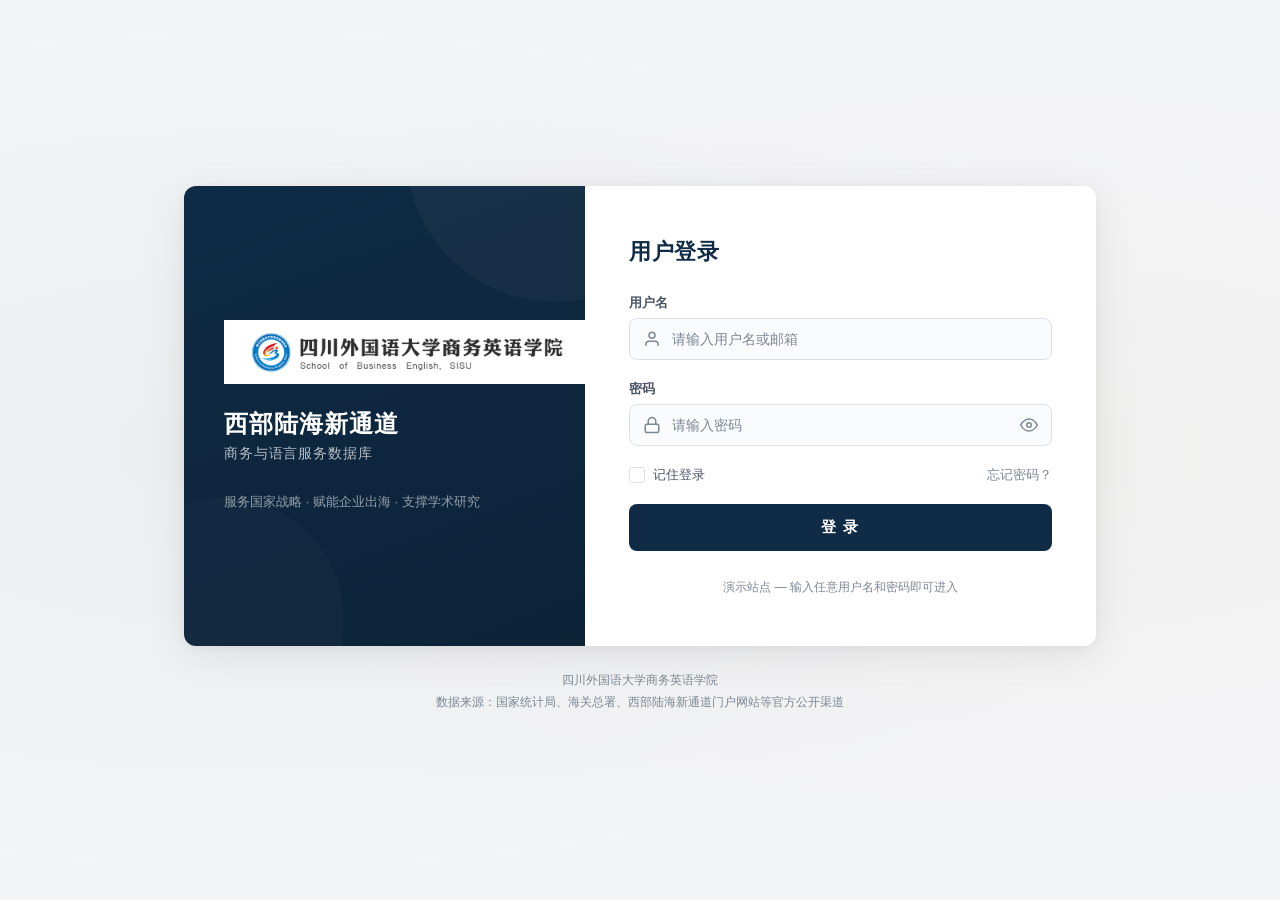
<file: login.html>
<!DOCTYPE html>
<html lang="zh-CN">
<head>
<meta charset="UTF-8">
<meta name="viewport" content="width=device-width, initial-scale=1.0">
<title>登录 - 西部陆海新通道商务与语言服务数据库</title>
<link rel="stylesheet" href="login.css">
</head>
<body>

<div class="login-wrapper">
  <div class="login-panel">
    <div class="login-left">
      <div class="login-brand">
        <img src="bannerSBS.jpg" alt="SBS" class="login-logo">
        <div class="login-title-group">
          <h1>西部陆海新通道</h1>
          <span>商务与语言服务数据库</span>
        </div>
      </div>
      <p class="login-slogan">服务国家战略  ·  赋能企业出海  ·  支撑学术研究</p>
    </div>

    <div class="login-right">
      <h2>用户登录</h2>
      <form id="loginForm" class="login-form">
        <div class="form-field">
          <label for="username">用户名</label>
          <div class="input-wrap">
            <svg class="input-icon" viewBox="0 0 24 24" fill="none" stroke="currentColor" stroke-width="2"><path d="M20 21v-2a4 4 0 0 0-4-4H8a4 4 0 0 0-4 4v2"/><circle cx="12" cy="7" r="4"/></svg>
            <input type="text" id="username" placeholder="请输入用户名或邮箱" autocomplete="username" required>
          </div>
        </div>
        <div class="form-field">
          <label for="password">密码</label>
          <div class="input-wrap">
            <svg class="input-icon" viewBox="0 0 24 24" fill="none" stroke="currentColor" stroke-width="2"><rect x="3" y="11" width="18" height="11" rx="2"/><path d="M7 11V7a5 5 0 0 1 10 0v4"/></svg>
            <input type="password" id="password" placeholder="请输入密码" autocomplete="current-password" required>
            <button type="button" class="toggle-pw" id="togglePw" aria-label="切换密码可见性">
              <svg class="eye-open" viewBox="0 0 24 24" fill="none" stroke="currentColor" stroke-width="2"><path d="M1 12s4-8 11-8 11 8 11 8-4 8-11 8-11-8-11-8z"/><circle cx="12" cy="12" r="3"/></svg>
              <svg class="eye-closed" viewBox="0 0 24 24" fill="none" stroke="currentColor" stroke-width="2" style="display:none"><path d="M17.94 17.94A10 10 0 0 1 12 20c-7 0-11-8-11-8a19 19 0 0 1 5.06-5.94M9.9 4.24A10 10 0 0 1 12 4c7 0 11 8 11 8a19 19 0 0 1-2.2 3.2M1 1l22 22"/></svg>
            </button>
          </div>
        </div>
        <div class="form-options">
          <label class="checkbox-label">
            <input type="checkbox" id="remember">
            <span class="checkmark"></span>
            记住登录
          </label>
          <a href="#" class="forgot-link">忘记密码？</a>
        </div>
        <button type="submit" class="login-btn">登 录</button>
        <p class="login-hint">演示站点 — 输入任意用户名和密码即可进入</p>
      </form>
    </div>
  </div>

  <footer class="login-footer">
    <p>四川外国语大学商务英语学院</p>
    <p>数据来源：国家统计局、海关总署、西部陆海新通道门户网站等官方公开渠道</p>
  </footer>
</div>

<script>
(function() {
  var togglePw = document.getElementById('togglePw');
  var pwInput = document.getElementById('password');
  var eyeOpen = togglePw.querySelector('.eye-open');
  var eyeClosed = togglePw.querySelector('.eye-closed');

  togglePw.addEventListener('click', function() {
    var isOpen = pwInput.type === 'password';
    pwInput.type = isOpen ? 'text' : 'password';
    eyeOpen.style.display = isOpen ? 'none' : '';
    eyeClosed.style.display = isOpen ? '' : 'none';
  });

  document.getElementById('loginForm').addEventListener('submit', function(e) {
    e.preventDefault();
    var username = document.getElementById('username').value.trim();
    var password = document.getElementById('password').value.trim();
    if (!username || !password) {
      alert('请输入用户名和密码');
      return;
    }
    var btn = document.querySelector('.login-btn');
    btn.textContent = '登录中...';
    btn.disabled = true;
    setTimeout(function() {
      window.location.href = localStorage.setItem('nltc_auth', '1'); var params = new URLSearchParams(window.location.search); var redirect = params.get('redirect'); window.location.href = 'index.html' + (redirect ? '#' + redirect : '');
    }, 600);
  });
})();
</script>
</body>
</html>
</file>
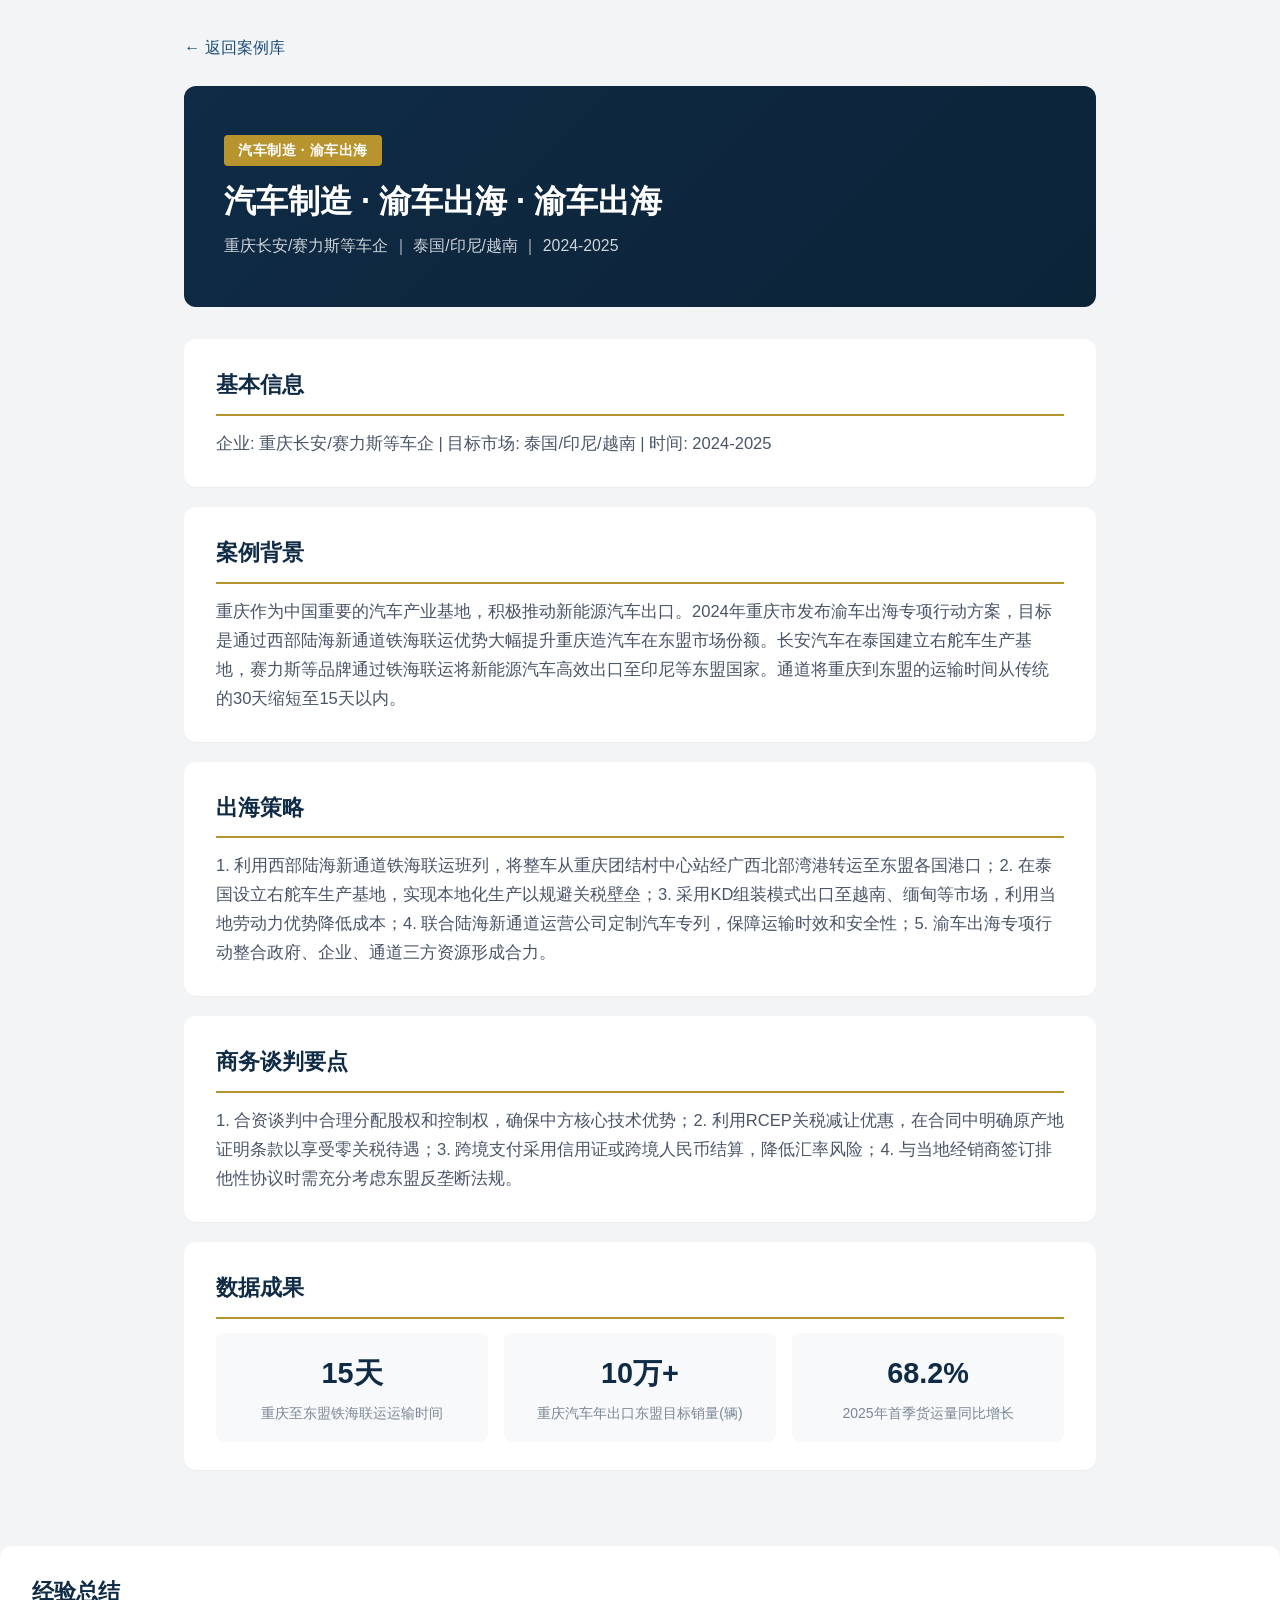
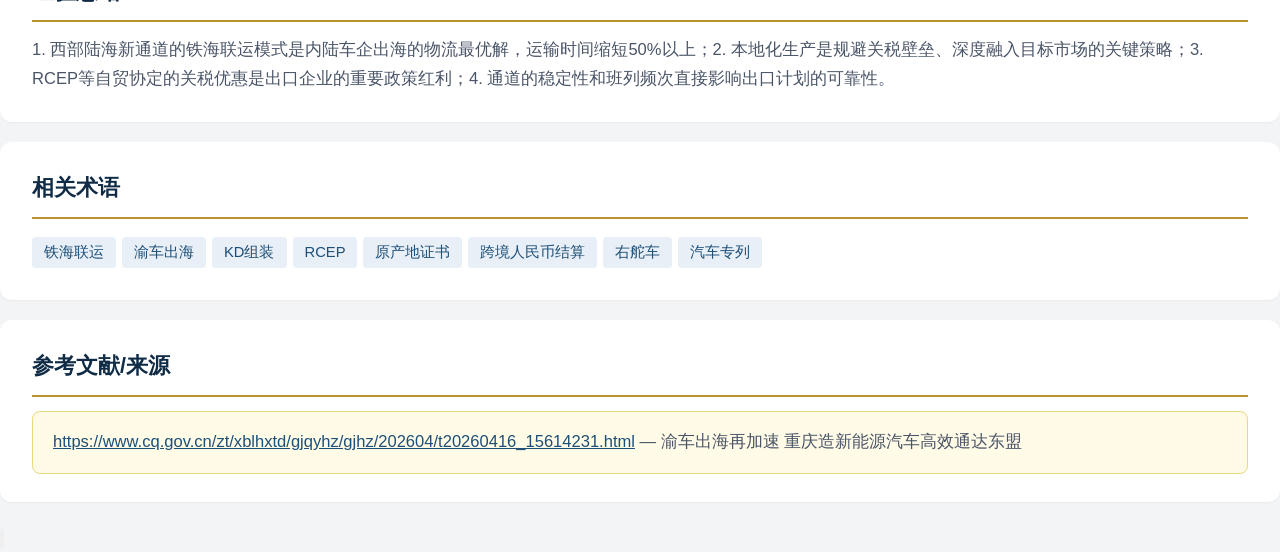
<file: cases/case-01-yuche-chuhai.html>
<!DOCTYPE html><html lang="zh-CN"><head><meta charset="UTF-8"><meta name="viewport" content="width=device-width,initial-scale=1.0"><title>汽车制造 · 渝车出海 · 渝车出海 — 西部陆海新通道商务案例库</title><link rel="stylesheet" href="case-style.css"></head><body><div class="case-wrapper"><a href="../index.html" class="back-link" onclick="localStorage.setItem('nltc_goto','business');return true">← 返回案例库</a><div class="case-header"><div class="case-tag">汽车制造 · 渝车出海</div><h1>汽车制造 · 渝车出海 · 渝车出海</h1><div class="case-meta">重庆长安/赛力斯等车企 ｜ 泰国/印尼/越南 ｜ 2024-2025</div></div><div class="section"><h2>基本信息</h2><p>企业: 重庆长安/赛力斯等车企 | 目标市场: 泰国/印尼/越南 | 时间: 2024-2025</p></div><div class="section"><h2>案例背景</h2><p>重庆作为中国重要的汽车产业基地，积极推动新能源汽车出口。2024年重庆市发布渝车出海专项行动方案，目标是通过西部陆海新通道铁海联运优势大幅提升重庆造汽车在东盟市场份额。长安汽车在泰国建立右舵车生产基地，赛力斯等品牌通过铁海联运将新能源汽车高效出口至印尼等东盟国家。通道将重庆到东盟的运输时间从传统的30天缩短至15天以内。</p></div><div class="section"><h2>出海策略</h2><p>1. 利用西部陆海新通道铁海联运班列，将整车从重庆团结村中心站经广西北部湾港转运至东盟各国港口；2. 在泰国设立右舵车生产基地，实现本地化生产以规避关税壁垒；3. 采用KD组装模式出口至越南、缅甸等市场，利用当地劳动力优势降低成本；4. 联合陆海新通道运营公司定制汽车专列，保障运输时效和安全性；5. 渝车出海专项行动整合政府、企业、通道三方资源形成合力。</p></div><div class="section"><h2>商务谈判要点</h2><p>1. 合资谈判中合理分配股权和控制权，确保中方核心技术优势；2. 利用RCEP关税减让优惠，在合同中明确原产地证明条款以享受零关税待遇；3. 跨境支付采用信用证或跨境人民币结算，降低汇率风险；4. 与当地经销商签订排他性协议时需充分考虑东盟反垄断法规。</p></div><div class="section"><h2>数据成果</h2><div class="data-grid"><div class="data-item"><div class="num">15天</div><div class="label">重庆至东盟铁海联运运输时间</div></div>
<div class="data-item"><div class="num">10万+</div><div class="label">重庆汽车年出口东盟目标销量(辆)</div></div>
<div class="data-item"><div class="num">68.2%</div><div class="label">2025年首季货运量同比增长</div></div></div>
</div></div><div class="section"><h2>经验总结</h2><p>1. 西部陆海新通道的铁海联运模式是内陆车企出海的物流最优解，运输时间缩短50%以上；2. 本地化生产是规避关税壁垒、深度融入目标市场的关键策略；3. RCEP等自贸协定的关税优惠是出口企业的重要政策红利；4. 通道的稳定性和班列频次直接影响出口计划的可靠性。</p></div><div class="section"><h2>相关术语</h2><div><a href="#" class="term-link">铁海联运</a><a href="#" class="term-link">渝车出海</a><a href="#" class="term-link">KD组装</a><a href="#" class="term-link">RCEP</a><a href="#" class="term-link">原产地证书</a><a href="#" class="term-link">跨境人民币结算</a><a href="#" class="term-link">右舵车</a><a href="#" class="term-link">汽车专列</a></div></div><div class="section"><h2>参考文献/来源</h2><div class="source-box"><p><a href="https://www.cq.gov.cn/zt/xblhxtd/gjqyhz/gjhz/202604/t20260416_15614231.html" target="_blank">https://www.cq.gov.cn/zt/xblhxtd/gjqyhz/gjhz/202604/t20260416_15614231.html</a> — 渝车出海再加速 重庆造新能源汽车高效通达东盟</p></div></div></div>
<div class="scroll-progress" id="scrollProgress"></div>
<script>
(function() {
  var bar = document.getElementById('scrollProgress');
  function update() {
    var scrollTop = window.pageYOffset || document.documentElement.scrollTop;
    var docHeight = document.documentElement.scrollHeight - document.documentElement.clientHeight;
    bar.style.width = (docHeight > 0 ? (scrollTop / docHeight) * 100 : 0) + '%';
  }
  window.addEventListener('scroll', update, { passive: true });

  var btn = document.createElement('button');
  btn.className = 'back-to-top';
  btn.setAttribute('aria-label', '\u8fd4\u56de\u9876\u90e8');
  btn.innerHTML = '<svg viewBox="0 0 24 24"><polyline points="18 15 12 9 6 15"/></svg>';
  document.body.appendChild(btn);
  btn.addEventListener('click', function() { window.scrollTo({ top: 0, behavior: 'smooth' }); });
  function toggleBtn() {
    btn.classList.toggle('visible', window.pageYOffset > 400);
  }
  window.addEventListener('scroll', toggleBtn, { passive: true });

  var observer = new IntersectionObserver(function(entries) {
    entries.forEach(function(entry) {
      if (entry.isIntersecting) {
        entry.target.classList.add('visible');
        observer.unobserve(entry.target);
      }
    });
  }, { threshold: 0.1, rootMargin: '0px 0px -40px 0px' });
  document.querySelectorAll('.section').forEach(function(el) { observer.observe(el); });

})();
</script>

</body></html>
</file>
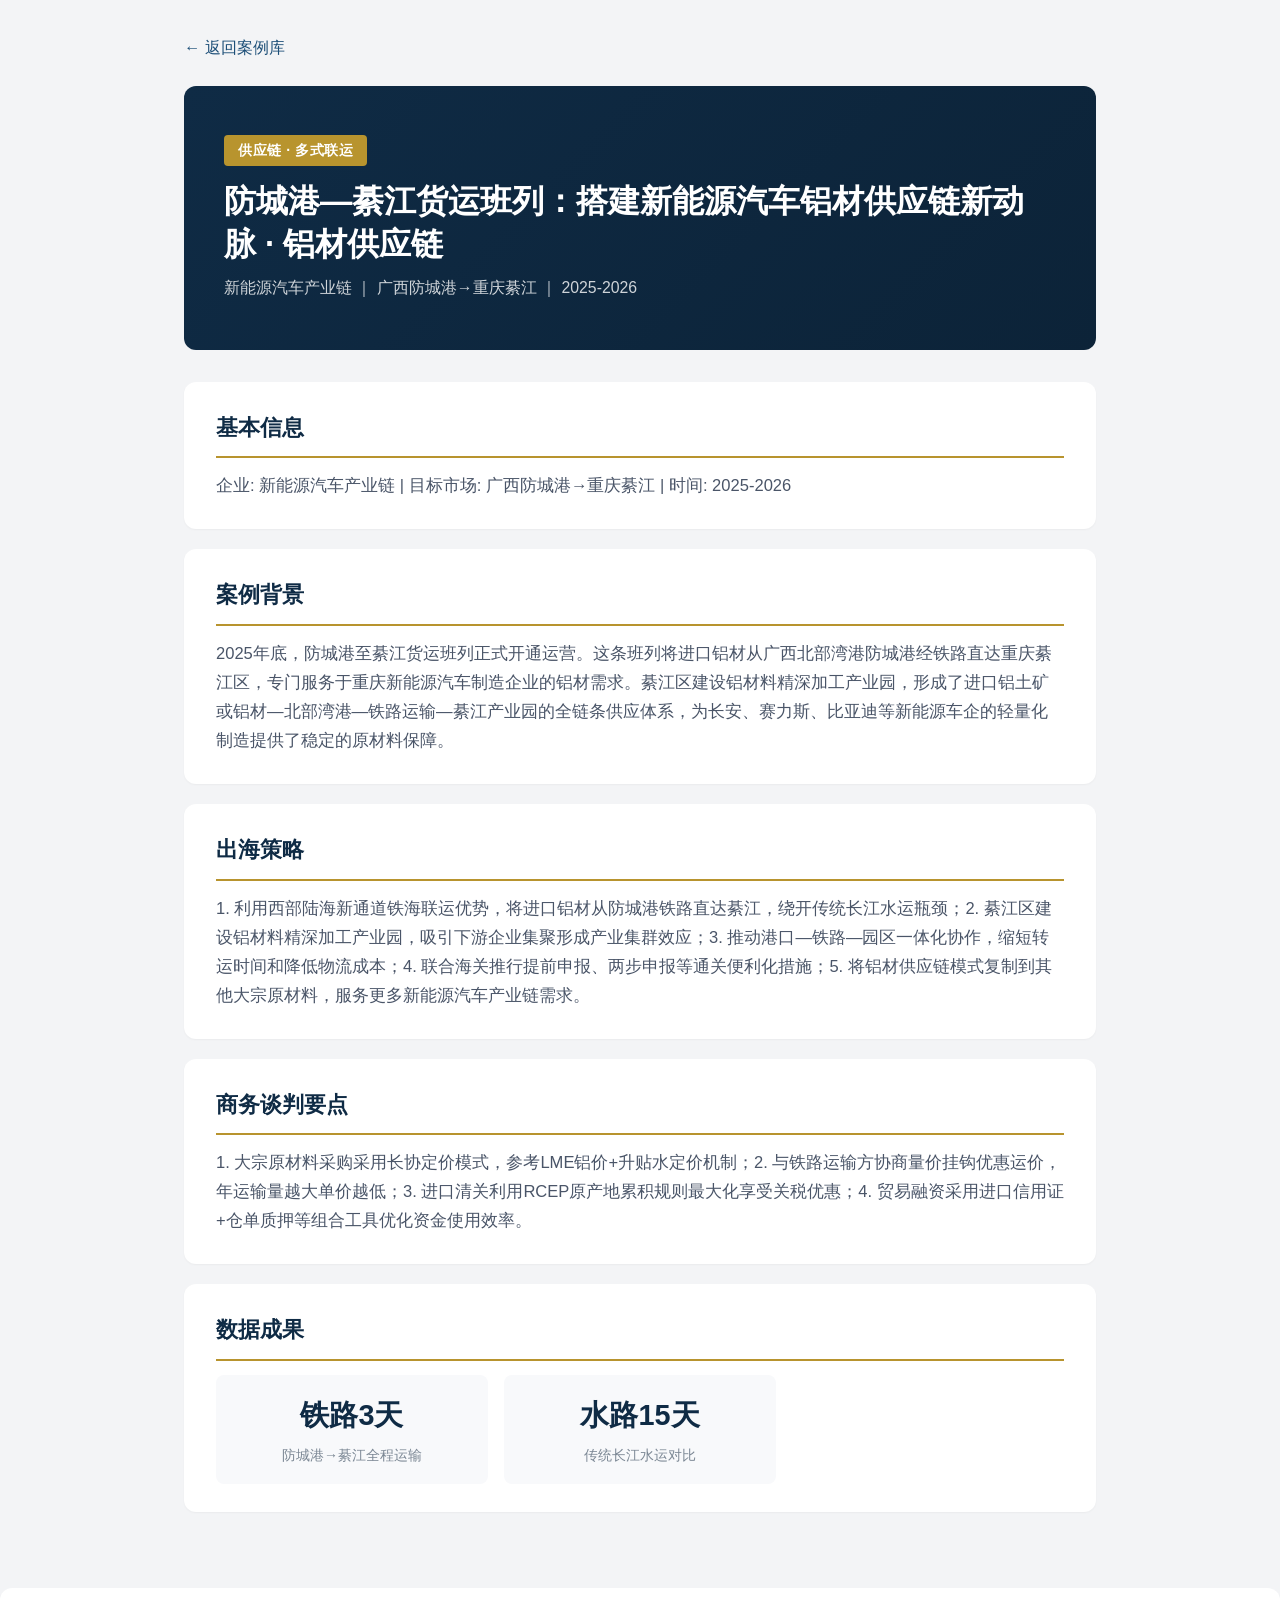
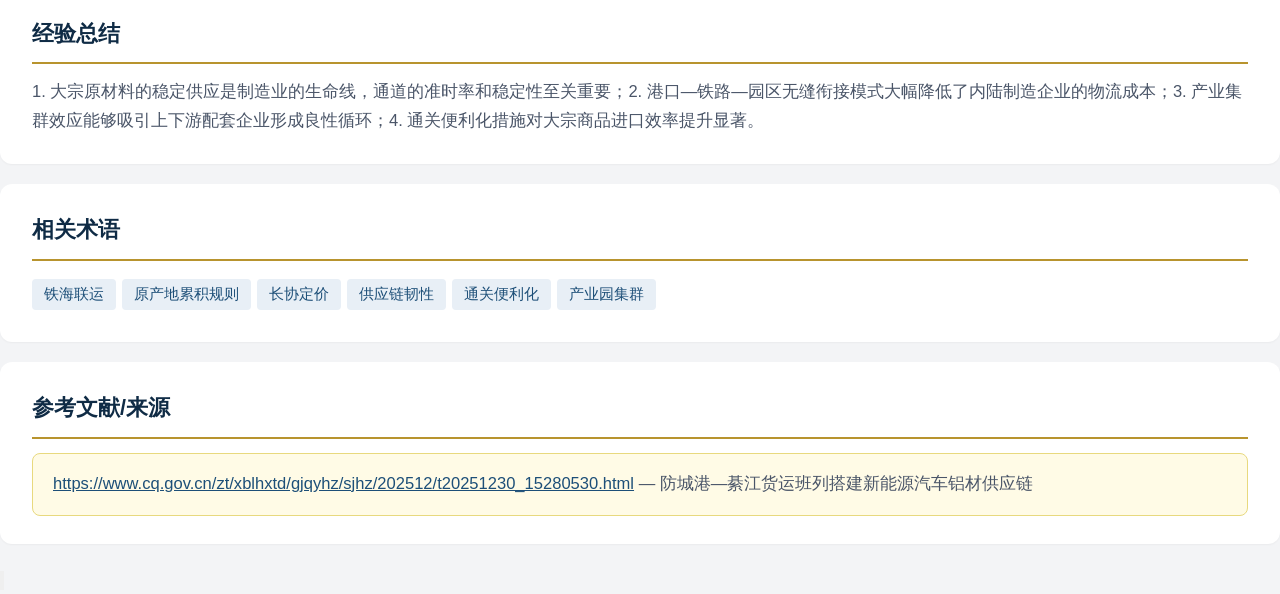
<file: cases/case-02-aluminum-supply.html>
<!DOCTYPE html><html lang="zh-CN"><head><meta charset="UTF-8"><meta name="viewport" content="width=device-width,initial-scale=1.0"><title>防城港—綦江货运班列：搭建新能源汽车铝材供应链新动脉 · 铝材供应链 — 西部陆海新通道商务案例库</title><link rel="stylesheet" href="case-style.css"></head><body><div class="case-wrapper"><a href="../index.html" class="back-link" onclick="localStorage.setItem('nltc_goto','business');return true">← 返回案例库</a><div class="case-header"><div class="case-tag">供应链 · 多式联运</div><h1>防城港—綦江货运班列：搭建新能源汽车铝材供应链新动脉 · 铝材供应链</h1><div class="case-meta">新能源汽车产业链 ｜ 广西防城港→重庆綦江 ｜ 2025-2026</div></div><div class="section"><h2>基本信息</h2><p>企业: 新能源汽车产业链 | 目标市场: 广西防城港→重庆綦江 | 时间: 2025-2026</p></div><div class="section"><h2>案例背景</h2><p>2025年底，防城港至綦江货运班列正式开通运营。这条班列将进口铝材从广西北部湾港防城港经铁路直达重庆綦江区，专门服务于重庆新能源汽车制造企业的铝材需求。綦江区建设铝材料精深加工产业园，形成了进口铝土矿或铝材—北部湾港—铁路运输—綦江产业园的全链条供应体系，为长安、赛力斯、比亚迪等新能源车企的轻量化制造提供了稳定的原材料保障。</p></div><div class="section"><h2>出海策略</h2><p>1. 利用西部陆海新通道铁海联运优势，将进口铝材从防城港铁路直达綦江，绕开传统长江水运瓶颈；2. 綦江区建设铝材料精深加工产业园，吸引下游企业集聚形成产业集群效应；3. 推动港口—铁路—园区一体化协作，缩短转运时间和降低物流成本；4. 联合海关推行提前申报、两步申报等通关便利化措施；5. 将铝材供应链模式复制到其他大宗原材料，服务更多新能源汽车产业链需求。</p></div><div class="section"><h2>商务谈判要点</h2><p>1. 大宗原材料采购采用长协定价模式，参考LME铝价+升贴水定价机制；2. 与铁路运输方协商量价挂钩优惠运价，年运输量越大单价越低；3. 进口清关利用RCEP原产地累积规则最大化享受关税优惠；4. 贸易融资采用进口信用证+仓单质押等组合工具优化资金使用效率。</p></div><div class="section"><h2>数据成果</h2><div class="data-grid"><div class="data-item"><div class="num">铁路3天</div><div class="label">防城港→綦江全程运输</div></div>
<div class="data-item"><div class="num">水路15天</div><div class="label">传统长江水运对比</div></div></div>
</div></div><div class="section"><h2>经验总结</h2><p>1. 大宗原材料的稳定供应是制造业的生命线，通道的准时率和稳定性至关重要；2. 港口—铁路—园区无缝衔接模式大幅降低了内陆制造企业的物流成本；3. 产业集群效应能够吸引上下游配套企业形成良性循环；4. 通关便利化措施对大宗商品进口效率提升显著。</p></div><div class="section"><h2>相关术语</h2><div><a href="#" class="term-link">铁海联运</a><a href="#" class="term-link">原产地累积规则</a><a href="#" class="term-link">长协定价</a><a href="#" class="term-link">供应链韧性</a><a href="#" class="term-link">通关便利化</a><a href="#" class="term-link">产业园集群</a></div></div><div class="section"><h2>参考文献/来源</h2><div class="source-box"><p><a href="https://www.cq.gov.cn/zt/xblhxtd/gjqyhz/sjhz/202512/t20251230_15280530.html" target="_blank">https://www.cq.gov.cn/zt/xblhxtd/gjqyhz/sjhz/202512/t20251230_15280530.html</a> — 防城港—綦江货运班列搭建新能源汽车铝材供应链</p></div></div></div>
<div class="scroll-progress" id="scrollProgress"></div>
<script>
(function() {
  var bar = document.getElementById('scrollProgress');
  function update() {
    var scrollTop = window.pageYOffset || document.documentElement.scrollTop;
    var docHeight = document.documentElement.scrollHeight - document.documentElement.clientHeight;
    bar.style.width = (docHeight > 0 ? (scrollTop / docHeight) * 100 : 0) + '%';
  }
  window.addEventListener('scroll', update, { passive: true });

  var btn = document.createElement('button');
  btn.className = 'back-to-top';
  btn.setAttribute('aria-label', '\u8fd4\u56de\u9876\u90e8');
  btn.innerHTML = '<svg viewBox="0 0 24 24"><polyline points="18 15 12 9 6 15"/></svg>';
  document.body.appendChild(btn);
  btn.addEventListener('click', function() { window.scrollTo({ top: 0, behavior: 'smooth' }); });
  function toggleBtn() {
    btn.classList.toggle('visible', window.pageYOffset > 400);
  }
  window.addEventListener('scroll', toggleBtn, { passive: true });

  var observer = new IntersectionObserver(function(entries) {
    entries.forEach(function(entry) {
      if (entry.isIntersecting) {
        entry.target.classList.add('visible');
        observer.unobserve(entry.target);
      }
    });
  }, { threshold: 0.1, rootMargin: '0px 0px -40px 0px' });
  document.querySelectorAll('.section').forEach(function(el) { observer.observe(el); });

})();
</script>

</body></html>
</file>
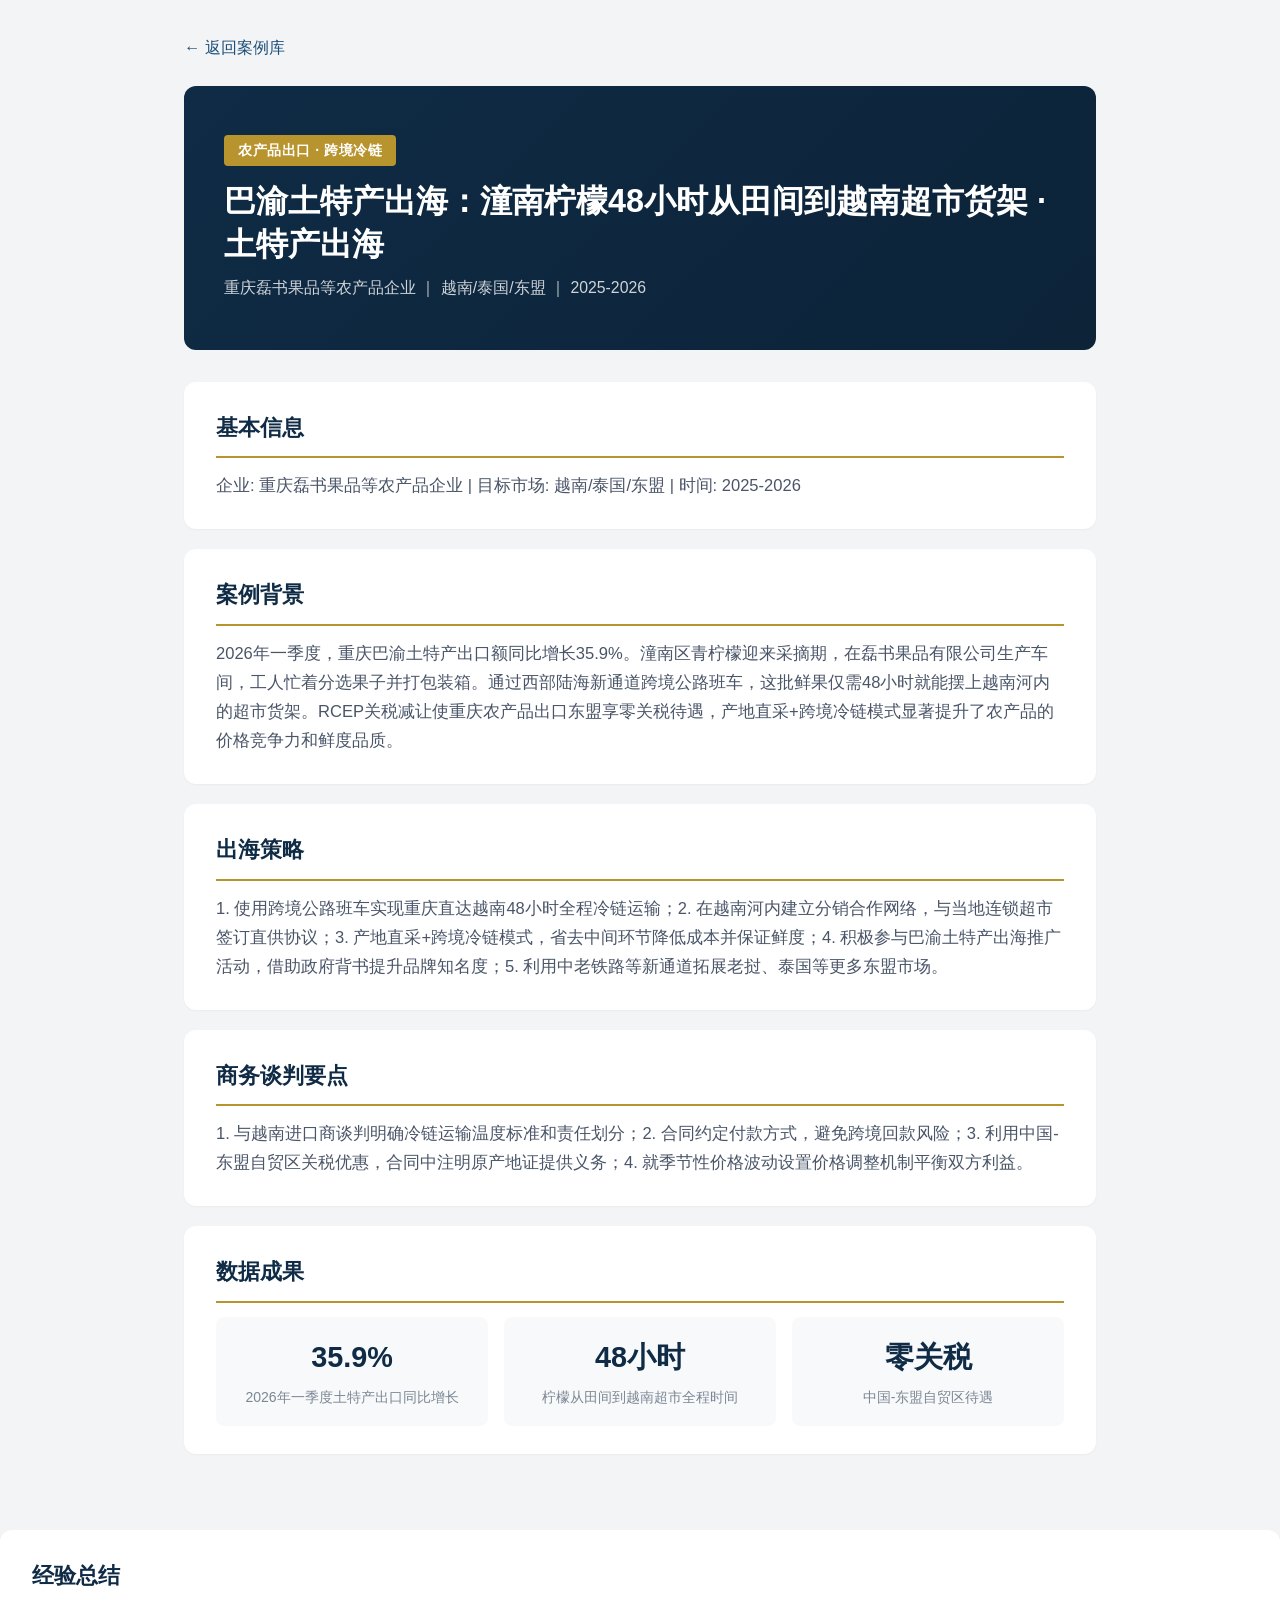
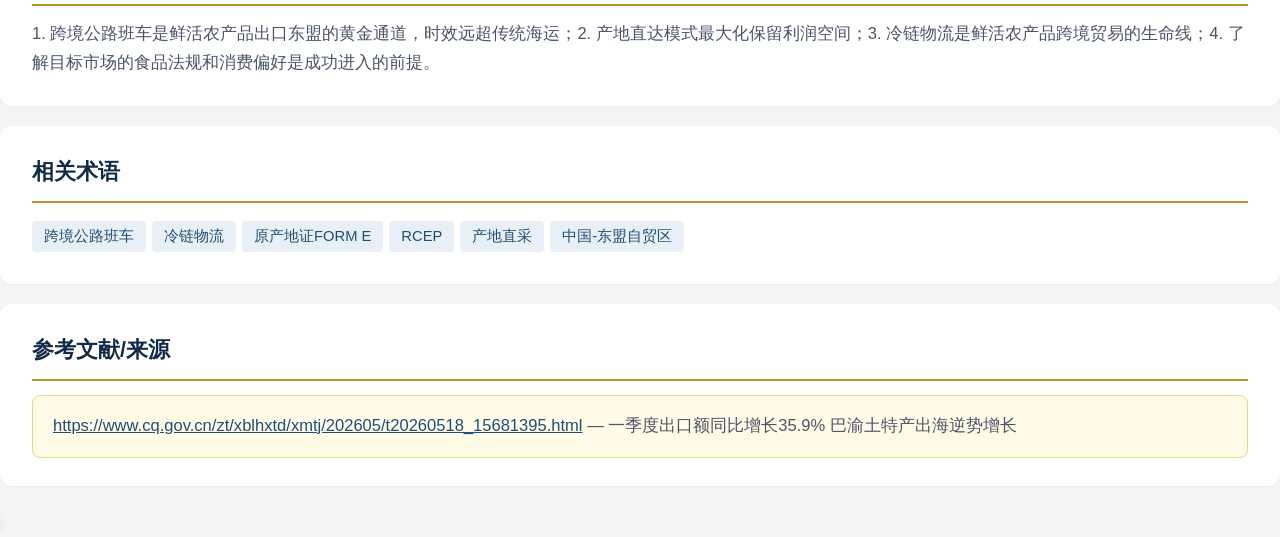
<file: cases/case-03-agri-export.html>
<!DOCTYPE html><html lang="zh-CN"><head><meta charset="UTF-8"><meta name="viewport" content="width=device-width,initial-scale=1.0"><title>巴渝土特产出海：潼南柠檬48小时从田间到越南超市货架 · 土特产出海 — 西部陆海新通道商务案例库</title><link rel="stylesheet" href="case-style.css"></head><body><div class="case-wrapper"><a href="../index.html" class="back-link" onclick="localStorage.setItem('nltc_goto','business');return true">← 返回案例库</a><div class="case-header"><div class="case-tag">农产品出口 · 跨境冷链</div><h1>巴渝土特产出海：潼南柠檬48小时从田间到越南超市货架 · 土特产出海</h1><div class="case-meta">重庆磊书果品等农产品企业 ｜ 越南/泰国/东盟 ｜ 2025-2026</div></div><div class="section"><h2>基本信息</h2><p>企业: 重庆磊书果品等农产品企业 | 目标市场: 越南/泰国/东盟 | 时间: 2025-2026</p></div><div class="section"><h2>案例背景</h2><p>2026年一季度，重庆巴渝土特产出口额同比增长35.9%。潼南区青柠檬迎来采摘期，在磊书果品有限公司生产车间，工人忙着分选果子并打包装箱。通过西部陆海新通道跨境公路班车，这批鲜果仅需48小时就能摆上越南河内的超市货架。RCEP关税减让使重庆农产品出口东盟享零关税待遇，产地直采+跨境冷链模式显著提升了农产品的价格竞争力和鲜度品质。</p></div><div class="section"><h2>出海策略</h2><p>1. 使用跨境公路班车实现重庆直达越南48小时全程冷链运输；2. 在越南河内建立分销合作网络，与当地连锁超市签订直供协议；3. 产地直采+跨境冷链模式，省去中间环节降低成本并保证鲜度；4. 积极参与巴渝土特产出海推广活动，借助政府背书提升品牌知名度；5. 利用中老铁路等新通道拓展老挝、泰国等更多东盟市场。</p></div><div class="section"><h2>商务谈判要点</h2><p>1. 与越南进口商谈判明确冷链运输温度标准和责任划分；2. 合同约定付款方式，避免跨境回款风险；3. 利用中国-东盟自贸区关税优惠，合同中注明原产地证提供义务；4. 就季节性价格波动设置价格调整机制平衡双方利益。</p></div><div class="section"><h2>数据成果</h2><div class="data-grid"><div class="data-item"><div class="num">35.9%</div><div class="label">2026年一季度土特产出口同比增长</div></div>
<div class="data-item"><div class="num">48小时</div><div class="label">柠檬从田间到越南超市全程时间</div></div>
<div class="data-item"><div class="num">零关税</div><div class="label">中国-东盟自贸区待遇</div></div></div>
</div></div><div class="section"><h2>经验总结</h2><p>1. 跨境公路班车是鲜活农产品出口东盟的黄金通道，时效远超传统海运；2. 产地直达模式最大化保留利润空间；3. 冷链物流是鲜活农产品跨境贸易的生命线；4. 了解目标市场的食品法规和消费偏好是成功进入的前提。</p></div><div class="section"><h2>相关术语</h2><div><a href="#" class="term-link">跨境公路班车</a><a href="#" class="term-link">冷链物流</a><a href="#" class="term-link">原产地证FORM E</a><a href="#" class="term-link">RCEP</a><a href="#" class="term-link">产地直采</a><a href="#" class="term-link">中国-东盟自贸区</a></div></div><div class="section"><h2>参考文献/来源</h2><div class="source-box"><p><a href="https://www.cq.gov.cn/zt/xblhxtd/xmtj/202605/t20260518_15681395.html" target="_blank">https://www.cq.gov.cn/zt/xblhxtd/xmtj/202605/t20260518_15681395.html</a> — 一季度出口额同比增长35.9% 巴渝土特产出海逆势增长</p></div></div></div>
<div class="scroll-progress" id="scrollProgress"></div>
<script>
(function() {
  var bar = document.getElementById('scrollProgress');
  function update() {
    var scrollTop = window.pageYOffset || document.documentElement.scrollTop;
    var docHeight = document.documentElement.scrollHeight - document.documentElement.clientHeight;
    bar.style.width = (docHeight > 0 ? (scrollTop / docHeight) * 100 : 0) + '%';
  }
  window.addEventListener('scroll', update, { passive: true });

  var btn = document.createElement('button');
  btn.className = 'back-to-top';
  btn.setAttribute('aria-label', '\u8fd4\u56de\u9876\u90e8');
  btn.innerHTML = '<svg viewBox="0 0 24 24"><polyline points="18 15 12 9 6 15"/></svg>';
  document.body.appendChild(btn);
  btn.addEventListener('click', function() { window.scrollTo({ top: 0, behavior: 'smooth' }); });
  function toggleBtn() {
    btn.classList.toggle('visible', window.pageYOffset > 400);
  }
  window.addEventListener('scroll', toggleBtn, { passive: true });

  var observer = new IntersectionObserver(function(entries) {
    entries.forEach(function(entry) {
      if (entry.isIntersecting) {
        entry.target.classList.add('visible');
        observer.unobserve(entry.target);
      }
    });
  }, { threshold: 0.1, rootMargin: '0px 0px -40px 0px' });
  document.querySelectorAll('.section').forEach(function(el) { observer.observe(el); });

})();
</script>

</body></html>
</file>
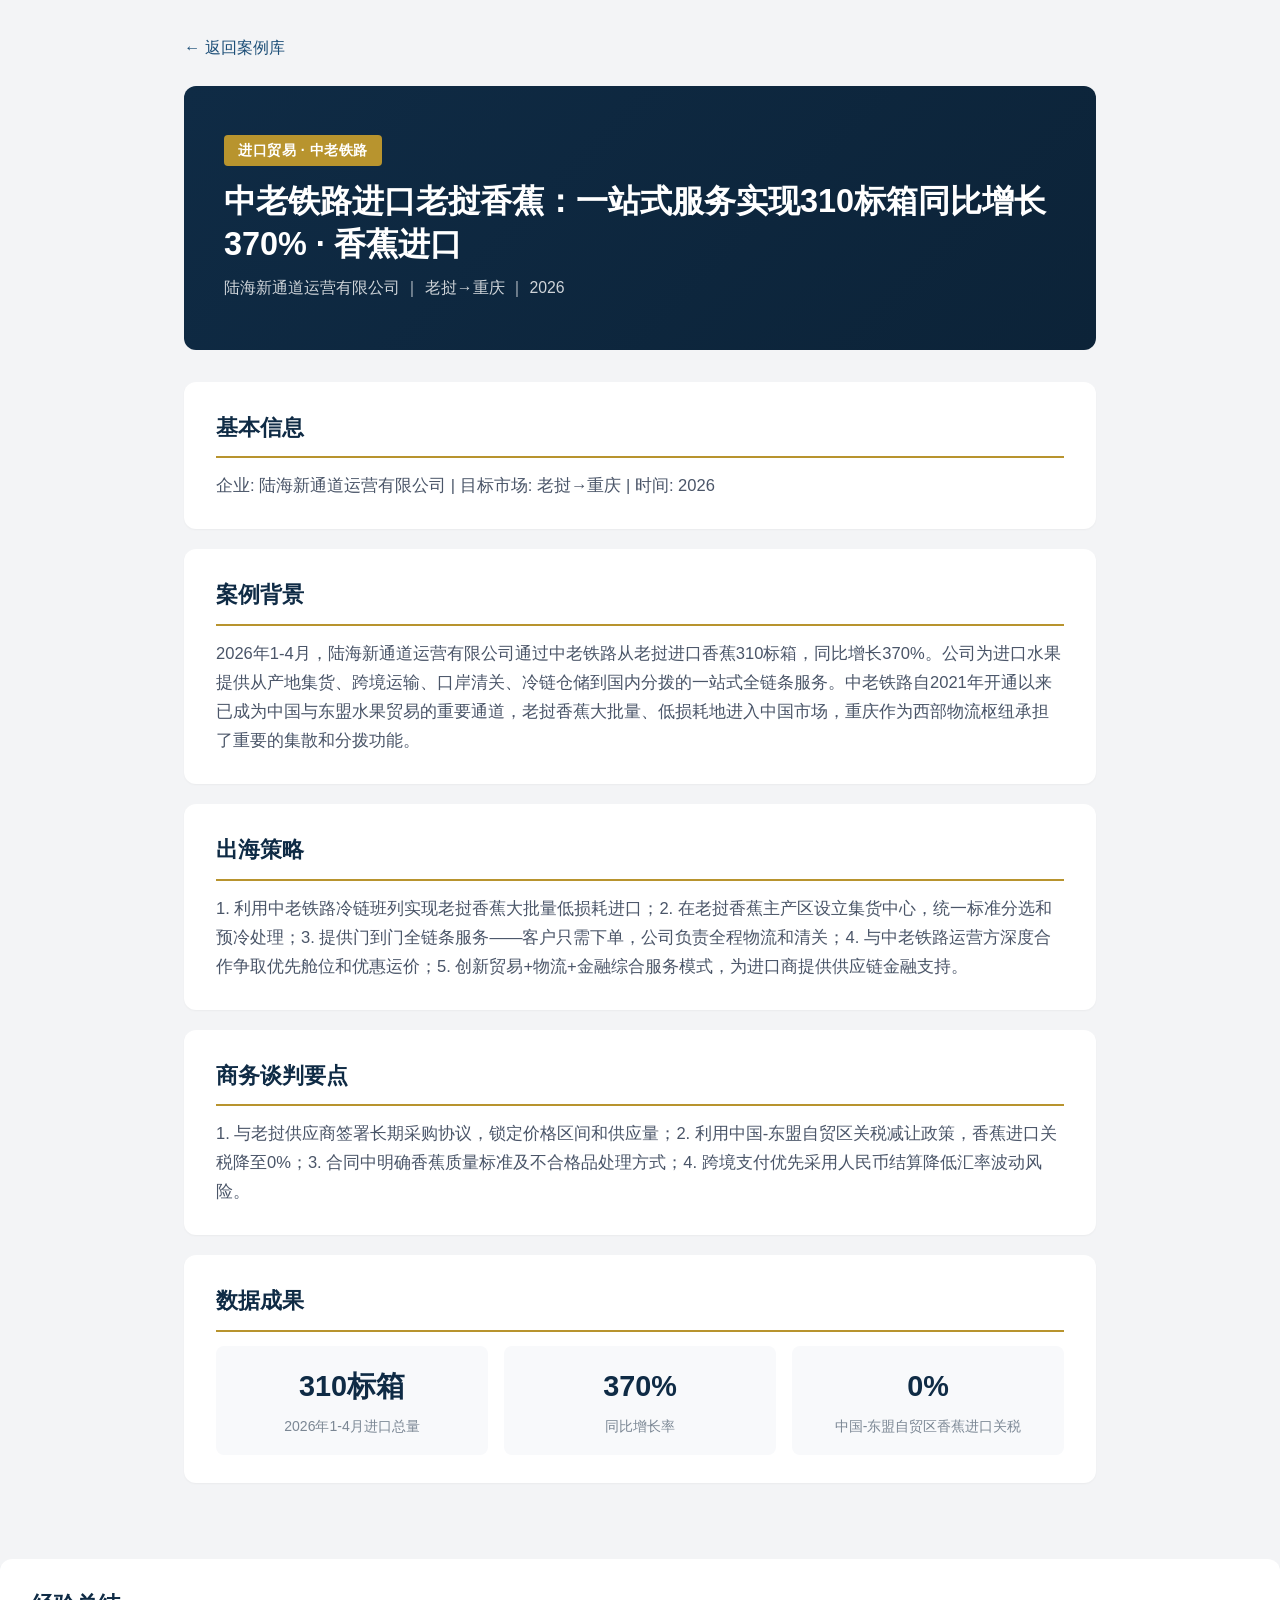
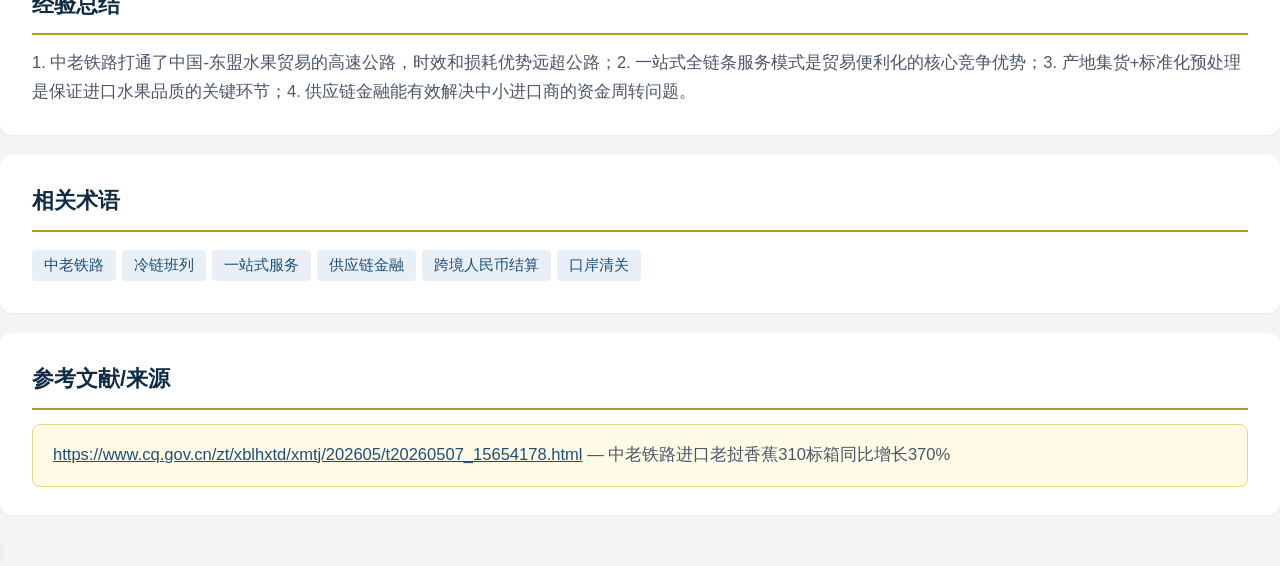
<file: cases/case-04-banana-import.html>
<!DOCTYPE html><html lang="zh-CN"><head><meta charset="UTF-8"><meta name="viewport" content="width=device-width,initial-scale=1.0"><title>中老铁路进口老挝香蕉：一站式服务实现310标箱同比增长370% · 香蕉进口 — 西部陆海新通道商务案例库</title><link rel="stylesheet" href="case-style.css"></head><body><div class="case-wrapper"><a href="../index.html" class="back-link" onclick="localStorage.setItem('nltc_goto','business');return true">← 返回案例库</a><div class="case-header"><div class="case-tag">进口贸易 · 中老铁路</div><h1>中老铁路进口老挝香蕉：一站式服务实现310标箱同比增长370% · 香蕉进口</h1><div class="case-meta">陆海新通道运营有限公司 ｜ 老挝→重庆 ｜ 2026</div></div><div class="section"><h2>基本信息</h2><p>企业: 陆海新通道运营有限公司 | 目标市场: 老挝→重庆 | 时间: 2026</p></div><div class="section"><h2>案例背景</h2><p>2026年1-4月，陆海新通道运营有限公司通过中老铁路从老挝进口香蕉310标箱，同比增长370%。公司为进口水果提供从产地集货、跨境运输、口岸清关、冷链仓储到国内分拨的一站式全链条服务。中老铁路自2021年开通以来已成为中国与东盟水果贸易的重要通道，老挝香蕉大批量、低损耗地进入中国市场，重庆作为西部物流枢纽承担了重要的集散和分拨功能。</p></div><div class="section"><h2>出海策略</h2><p>1. 利用中老铁路冷链班列实现老挝香蕉大批量低损耗进口；2. 在老挝香蕉主产区设立集货中心，统一标准分选和预冷处理；3. 提供门到门全链条服务——客户只需下单，公司负责全程物流和清关；4. 与中老铁路运营方深度合作争取优先舱位和优惠运价；5. 创新贸易+物流+金融综合服务模式，为进口商提供供应链金融支持。</p></div><div class="section"><h2>商务谈判要点</h2><p>1. 与老挝供应商签署长期采购协议，锁定价格区间和供应量；2. 利用中国-东盟自贸区关税减让政策，香蕉进口关税降至0%；3. 合同中明确香蕉质量标准及不合格品处理方式；4. 跨境支付优先采用人民币结算降低汇率波动风险。</p></div><div class="section"><h2>数据成果</h2><div class="data-grid"><div class="data-item"><div class="num">310标箱</div><div class="label">2026年1-4月进口总量</div></div>
<div class="data-item"><div class="num">370%</div><div class="label">同比增长率</div></div>
<div class="data-item"><div class="num">0%</div><div class="label">中国-东盟自贸区香蕉进口关税</div></div></div>
</div></div><div class="section"><h2>经验总结</h2><p>1. 中老铁路打通了中国-东盟水果贸易的高速公路，时效和损耗优势远超公路；2. 一站式全链条服务模式是贸易便利化的核心竞争优势；3. 产地集货+标准化预处理是保证进口水果品质的关键环节；4. 供应链金融能有效解决中小进口商的资金周转问题。</p></div><div class="section"><h2>相关术语</h2><div><a href="#" class="term-link">中老铁路</a><a href="#" class="term-link">冷链班列</a><a href="#" class="term-link">一站式服务</a><a href="#" class="term-link">供应链金融</a><a href="#" class="term-link">跨境人民币结算</a><a href="#" class="term-link">口岸清关</a></div></div><div class="section"><h2>参考文献/来源</h2><div class="source-box"><p><a href="https://www.cq.gov.cn/zt/xblhxtd/xmtj/202605/t20260507_15654178.html" target="_blank">https://www.cq.gov.cn/zt/xblhxtd/xmtj/202605/t20260507_15654178.html</a> — 中老铁路进口老挝香蕉310标箱同比增长370%</p></div></div></div>
<div class="scroll-progress" id="scrollProgress"></div>
<script>
(function() {
  var bar = document.getElementById('scrollProgress');
  function update() {
    var scrollTop = window.pageYOffset || document.documentElement.scrollTop;
    var docHeight = document.documentElement.scrollHeight - document.documentElement.clientHeight;
    bar.style.width = (docHeight > 0 ? (scrollTop / docHeight) * 100 : 0) + '%';
  }
  window.addEventListener('scroll', update, { passive: true });

  var btn = document.createElement('button');
  btn.className = 'back-to-top';
  btn.setAttribute('aria-label', '\u8fd4\u56de\u9876\u90e8');
  btn.innerHTML = '<svg viewBox="0 0 24 24"><polyline points="18 15 12 9 6 15"/></svg>';
  document.body.appendChild(btn);
  btn.addEventListener('click', function() { window.scrollTo({ top: 0, behavior: 'smooth' }); });
  function toggleBtn() {
    btn.classList.toggle('visible', window.pageYOffset > 400);
  }
  window.addEventListener('scroll', toggleBtn, { passive: true });

  var observer = new IntersectionObserver(function(entries) {
    entries.forEach(function(entry) {
      if (entry.isIntersecting) {
        entry.target.classList.add('visible');
        observer.unobserve(entry.target);
      }
    });
  }, { threshold: 0.1, rootMargin: '0px 0px -40px 0px' });
  document.querySelectorAll('.section').forEach(function(el) { observer.observe(el); });

})();
</script>

</body></html>
</file>
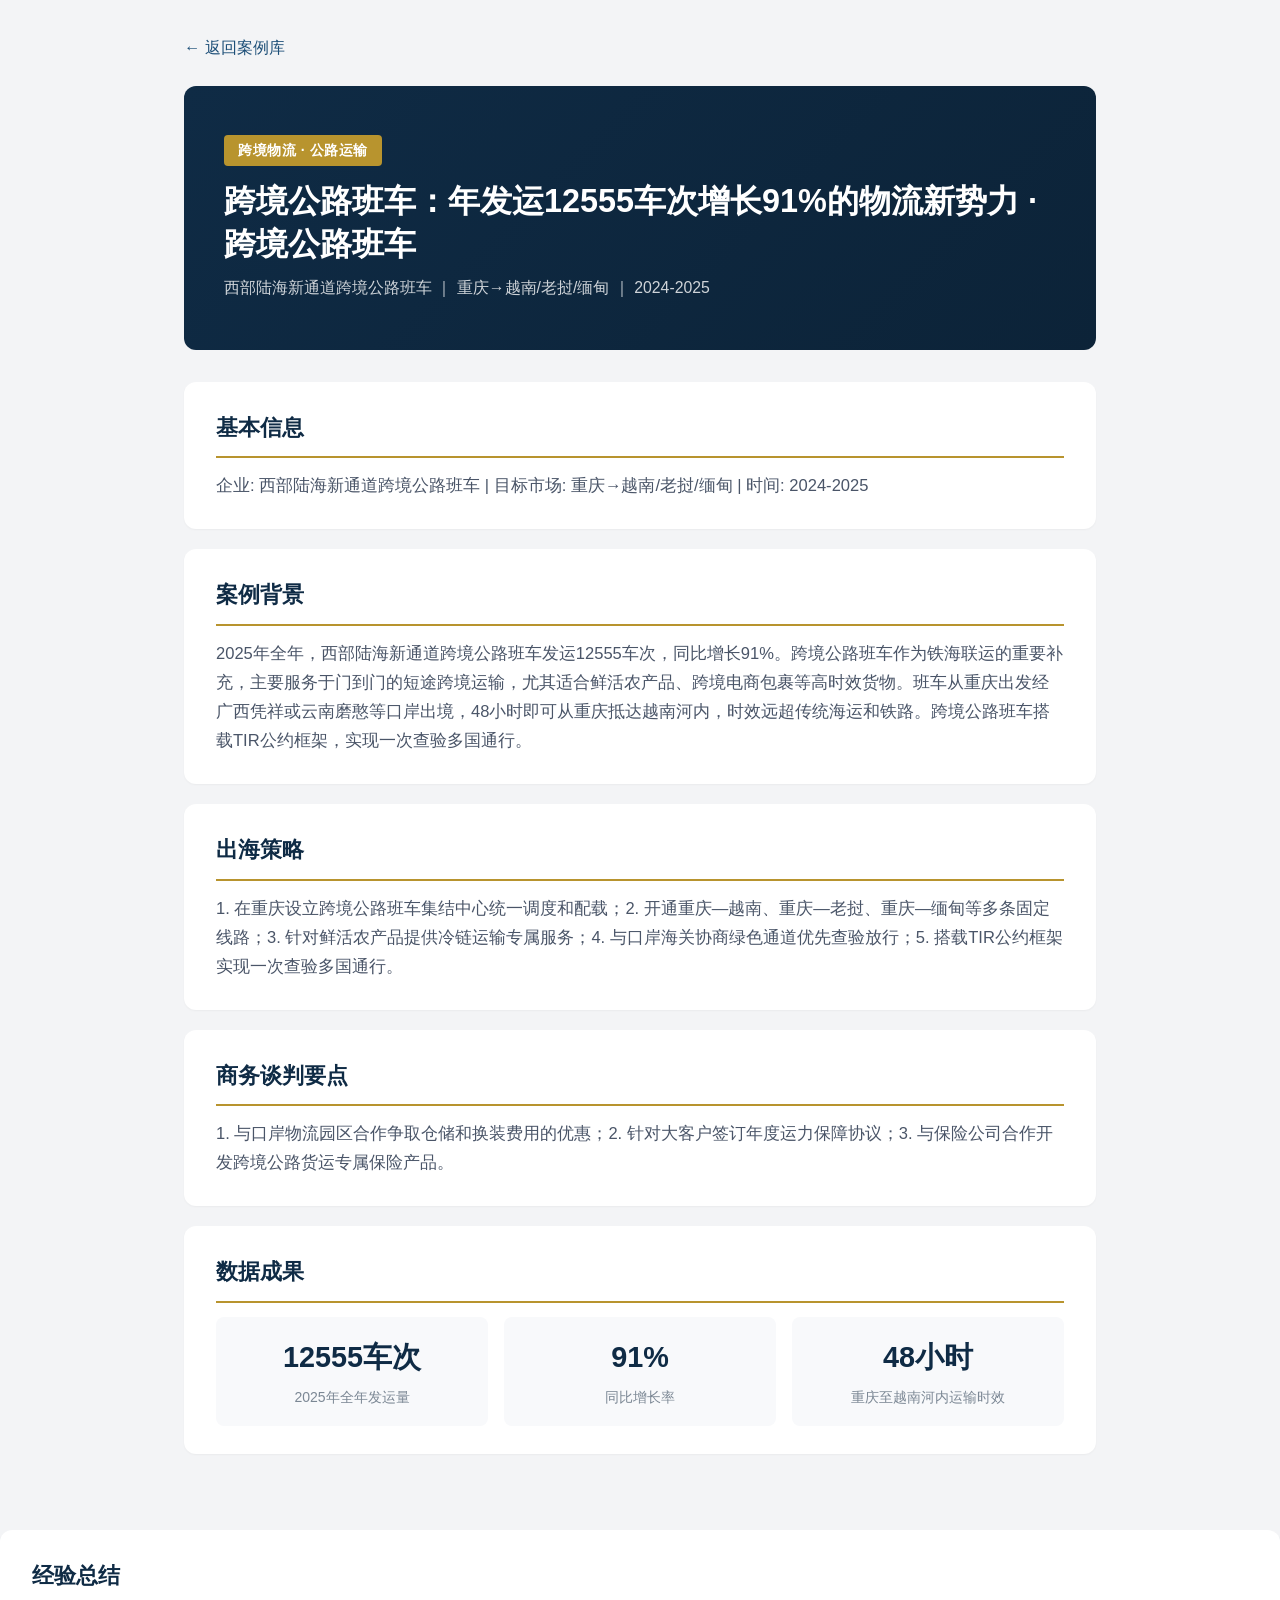
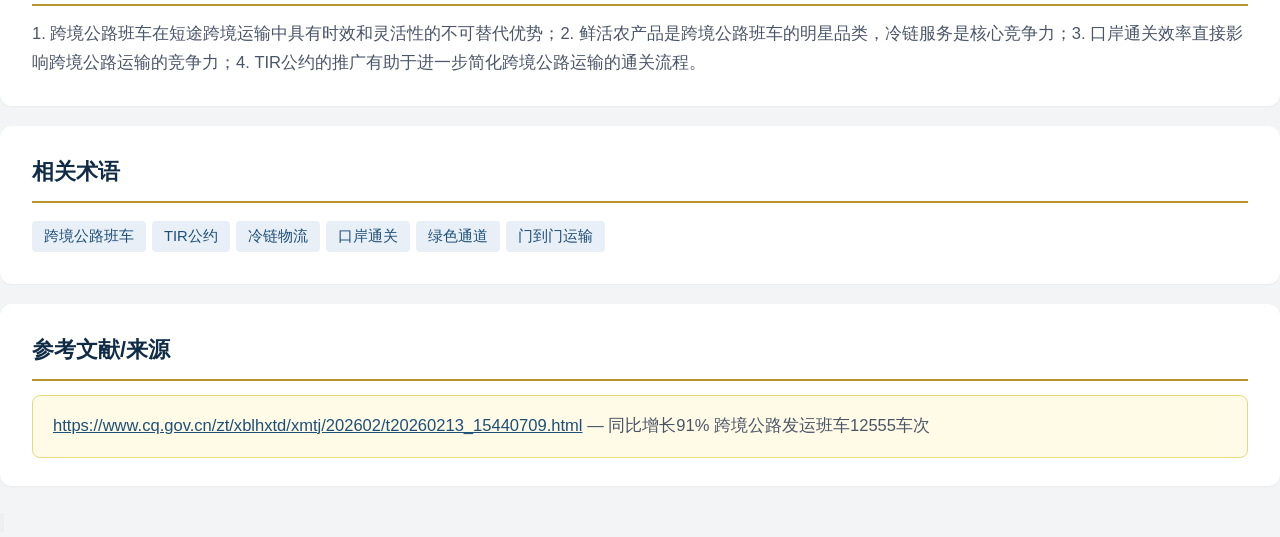
<file: cases/case-05-cross-border-truck.html>
<!DOCTYPE html><html lang="zh-CN"><head><meta charset="UTF-8"><meta name="viewport" content="width=device-width,initial-scale=1.0"><title>跨境公路班车：年发运12555车次增长91%的物流新势力 · 跨境公路班车 — 西部陆海新通道商务案例库</title><link rel="stylesheet" href="case-style.css"></head><body><div class="case-wrapper"><a href="../index.html" class="back-link" onclick="localStorage.setItem('nltc_goto','business');return true">← 返回案例库</a><div class="case-header"><div class="case-tag">跨境物流 · 公路运输</div><h1>跨境公路班车：年发运12555车次增长91%的物流新势力 · 跨境公路班车</h1><div class="case-meta">西部陆海新通道跨境公路班车 ｜ 重庆→越南/老挝/缅甸 ｜ 2024-2025</div></div><div class="section"><h2>基本信息</h2><p>企业: 西部陆海新通道跨境公路班车 | 目标市场: 重庆→越南/老挝/缅甸 | 时间: 2024-2025</p></div><div class="section"><h2>案例背景</h2><p>2025年全年，西部陆海新通道跨境公路班车发运12555车次，同比增长91%。跨境公路班车作为铁海联运的重要补充，主要服务于门到门的短途跨境运输，尤其适合鲜活农产品、跨境电商包裹等高时效货物。班车从重庆出发经广西凭祥或云南磨憨等口岸出境，48小时即可从重庆抵达越南河内，时效远超传统海运和铁路。跨境公路班车搭载TIR公约框架，实现一次查验多国通行。</p></div><div class="section"><h2>出海策略</h2><p>1. 在重庆设立跨境公路班车集结中心统一调度和配载；2. 开通重庆—越南、重庆—老挝、重庆—缅甸等多条固定线路；3. 针对鲜活农产品提供冷链运输专属服务；4. 与口岸海关协商绿色通道优先查验放行；5. 搭载TIR公约框架实现一次查验多国通行。</p></div><div class="section"><h2>商务谈判要点</h2><p>1. 与口岸物流园区合作争取仓储和换装费用的优惠；2. 针对大客户签订年度运力保障协议；3. 与保险公司合作开发跨境公路货运专属保险产品。</p></div><div class="section"><h2>数据成果</h2><div class="data-grid"><div class="data-item"><div class="num">12555车次</div><div class="label">2025年全年发运量</div></div>
<div class="data-item"><div class="num">91%</div><div class="label">同比增长率</div></div>
<div class="data-item"><div class="num">48小时</div><div class="label">重庆至越南河内运输时效</div></div></div>
</div></div><div class="section"><h2>经验总结</h2><p>1. 跨境公路班车在短途跨境运输中具有时效和灵活性的不可替代优势；2. 鲜活农产品是跨境公路班车的明星品类，冷链服务是核心竞争力；3. 口岸通关效率直接影响跨境公路运输的竞争力；4. TIR公约的推广有助于进一步简化跨境公路运输的通关流程。</p></div><div class="section"><h2>相关术语</h2><div><a href="#" class="term-link">跨境公路班车</a><a href="#" class="term-link">TIR公约</a><a href="#" class="term-link">冷链物流</a><a href="#" class="term-link">口岸通关</a><a href="#" class="term-link">绿色通道</a><a href="#" class="term-link">门到门运输</a></div></div><div class="section"><h2>参考文献/来源</h2><div class="source-box"><p><a href="https://www.cq.gov.cn/zt/xblhxtd/xmtj/202602/t20260213_15440709.html" target="_blank">https://www.cq.gov.cn/zt/xblhxtd/xmtj/202602/t20260213_15440709.html</a> — 同比增长91% 跨境公路发运班车12555车次</p></div></div></div>
<div class="scroll-progress" id="scrollProgress"></div>
<script>
(function() {
  var bar = document.getElementById('scrollProgress');
  function update() {
    var scrollTop = window.pageYOffset || document.documentElement.scrollTop;
    var docHeight = document.documentElement.scrollHeight - document.documentElement.clientHeight;
    bar.style.width = (docHeight > 0 ? (scrollTop / docHeight) * 100 : 0) + '%';
  }
  window.addEventListener('scroll', update, { passive: true });

  var btn = document.createElement('button');
  btn.className = 'back-to-top';
  btn.setAttribute('aria-label', '\u8fd4\u56de\u9876\u90e8');
  btn.innerHTML = '<svg viewBox="0 0 24 24"><polyline points="18 15 12 9 6 15"/></svg>';
  document.body.appendChild(btn);
  btn.addEventListener('click', function() { window.scrollTo({ top: 0, behavior: 'smooth' }); });
  function toggleBtn() {
    btn.classList.toggle('visible', window.pageYOffset > 400);
  }
  window.addEventListener('scroll', toggleBtn, { passive: true });

  var observer = new IntersectionObserver(function(entries) {
    entries.forEach(function(entry) {
      if (entry.isIntersecting) {
        entry.target.classList.add('visible');
        observer.unobserve(entry.target);
      }
    });
  }, { threshold: 0.1, rootMargin: '0px 0px -40px 0px' });
  document.querySelectorAll('.section').forEach(function(el) { observer.observe(el); });

})();
</script>

</body></html>
</file>
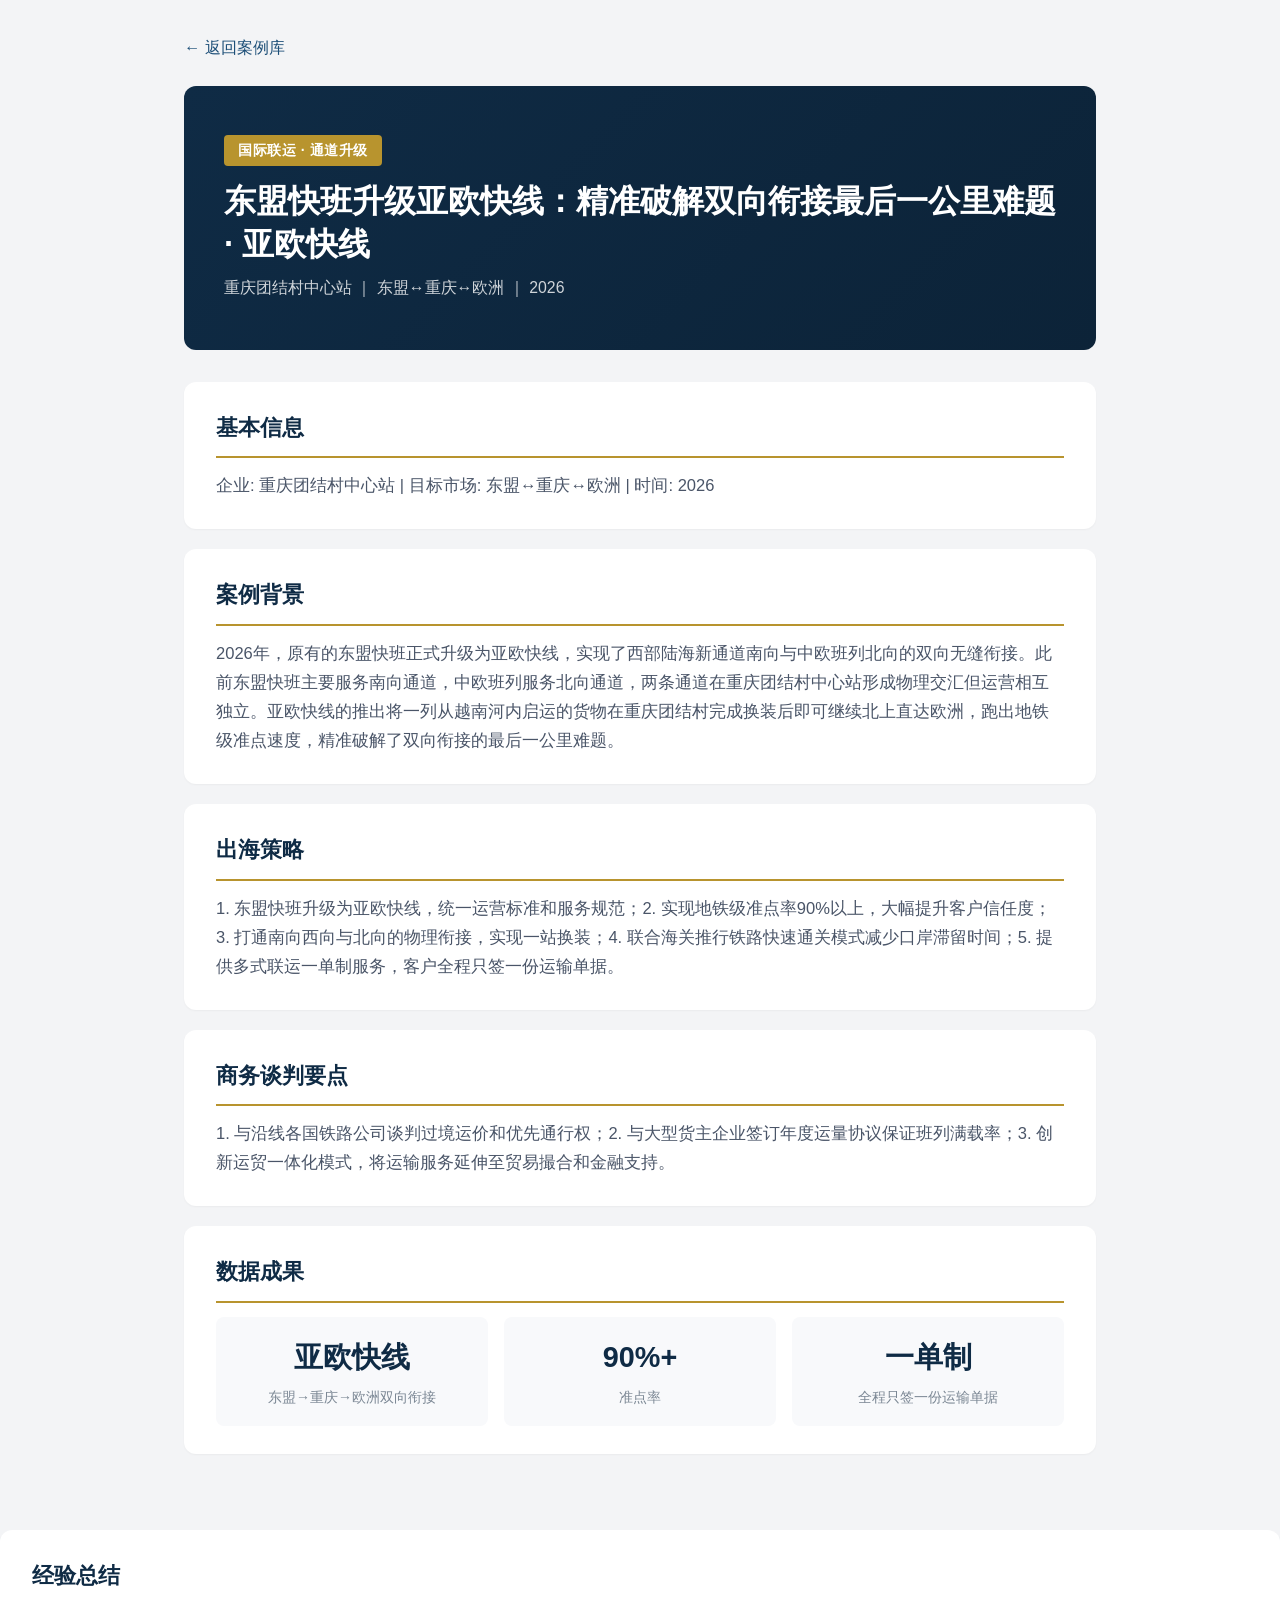
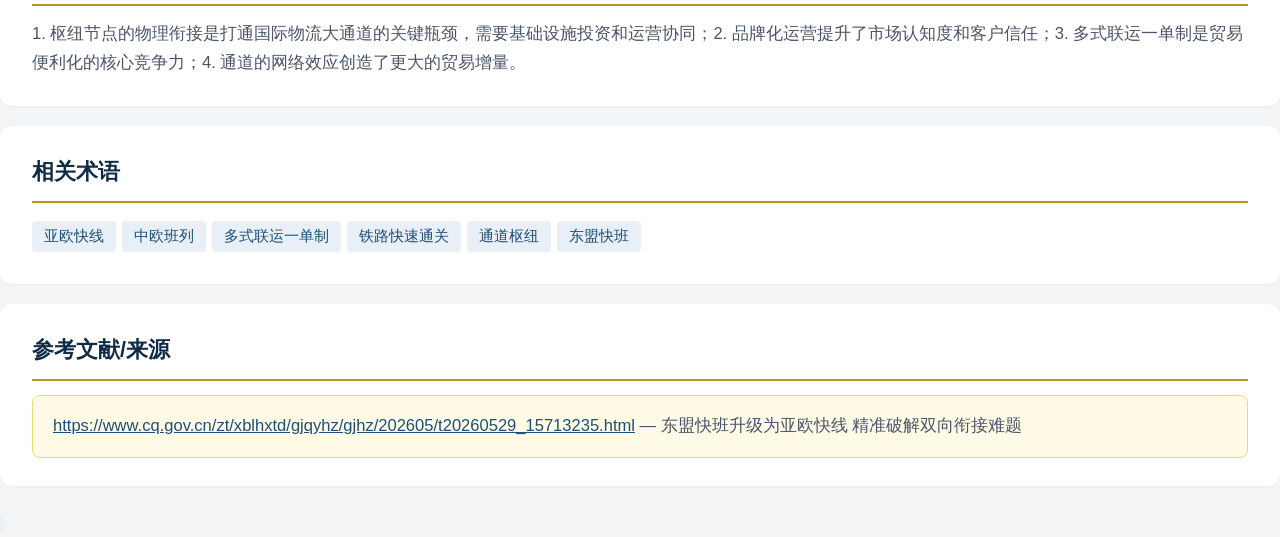
<file: cases/case-06-asia-europe-express.html>
<!DOCTYPE html><html lang="zh-CN"><head><meta charset="UTF-8"><meta name="viewport" content="width=device-width,initial-scale=1.0"><title>东盟快班升级亚欧快线：精准破解双向衔接最后一公里难题 · 亚欧快线 — 西部陆海新通道商务案例库</title><link rel="stylesheet" href="case-style.css"></head><body><div class="case-wrapper"><a href="../index.html" class="back-link" onclick="localStorage.setItem('nltc_goto','business');return true">← 返回案例库</a><div class="case-header"><div class="case-tag">国际联运 · 通道升级</div><h1>东盟快班升级亚欧快线：精准破解双向衔接最后一公里难题 · 亚欧快线</h1><div class="case-meta">重庆团结村中心站 ｜ 东盟↔重庆↔欧洲 ｜ 2026</div></div><div class="section"><h2>基本信息</h2><p>企业: 重庆团结村中心站 | 目标市场: 东盟↔重庆↔欧洲 | 时间: 2026</p></div><div class="section"><h2>案例背景</h2><p>2026年，原有的东盟快班正式升级为亚欧快线，实现了西部陆海新通道南向与中欧班列北向的双向无缝衔接。此前东盟快班主要服务南向通道，中欧班列服务北向通道，两条通道在重庆团结村中心站形成物理交汇但运营相互独立。亚欧快线的推出将一列从越南河内启运的货物在重庆团结村完成换装后即可继续北上直达欧洲，跑出地铁级准点速度，精准破解了双向衔接的最后一公里难题。</p></div><div class="section"><h2>出海策略</h2><p>1. 东盟快班升级为亚欧快线，统一运营标准和服务规范；2. 实现地铁级准点率90%以上，大幅提升客户信任度；3. 打通南向西向与北向的物理衔接，实现一站换装；4. 联合海关推行铁路快速通关模式减少口岸滞留时间；5. 提供多式联运一单制服务，客户全程只签一份运输单据。</p></div><div class="section"><h2>商务谈判要点</h2><p>1. 与沿线各国铁路公司谈判过境运价和优先通行权；2. 与大型货主企业签订年度运量协议保证班列满载率；3. 创新运贸一体化模式，将运输服务延伸至贸易撮合和金融支持。</p></div><div class="section"><h2>数据成果</h2><div class="data-grid"><div class="data-item"><div class="num">亚欧快线</div><div class="label">东盟→重庆→欧洲双向衔接</div></div>
<div class="data-item"><div class="num">90%+</div><div class="label">准点率</div></div>
<div class="data-item"><div class="num">一单制</div><div class="label">全程只签一份运输单据</div></div></div>
</div></div><div class="section"><h2>经验总结</h2><p>1. 枢纽节点的物理衔接是打通国际物流大通道的关键瓶颈，需要基础设施投资和运营协同；2. 品牌化运营提升了市场认知度和客户信任；3. 多式联运一单制是贸易便利化的核心竞争力；4. 通道的网络效应创造了更大的贸易增量。</p></div><div class="section"><h2>相关术语</h2><div><a href="#" class="term-link">亚欧快线</a><a href="#" class="term-link">中欧班列</a><a href="#" class="term-link">多式联运一单制</a><a href="#" class="term-link">铁路快速通关</a><a href="#" class="term-link">通道枢纽</a><a href="#" class="term-link">东盟快班</a></div></div><div class="section"><h2>参考文献/来源</h2><div class="source-box"><p><a href="https://www.cq.gov.cn/zt/xblhxtd/gjqyhz/gjhz/202605/t20260529_15713235.html" target="_blank">https://www.cq.gov.cn/zt/xblhxtd/gjqyhz/gjhz/202605/t20260529_15713235.html</a> — 东盟快班升级为亚欧快线 精准破解双向衔接难题</p></div></div></div>
<div class="scroll-progress" id="scrollProgress"></div>
<script>
(function() {
  var bar = document.getElementById('scrollProgress');
  function update() {
    var scrollTop = window.pageYOffset || document.documentElement.scrollTop;
    var docHeight = document.documentElement.scrollHeight - document.documentElement.clientHeight;
    bar.style.width = (docHeight > 0 ? (scrollTop / docHeight) * 100 : 0) + '%';
  }
  window.addEventListener('scroll', update, { passive: true });

  var btn = document.createElement('button');
  btn.className = 'back-to-top';
  btn.setAttribute('aria-label', '\u8fd4\u56de\u9876\u90e8');
  btn.innerHTML = '<svg viewBox="0 0 24 24"><polyline points="18 15 12 9 6 15"/></svg>';
  document.body.appendChild(btn);
  btn.addEventListener('click', function() { window.scrollTo({ top: 0, behavior: 'smooth' }); });
  function toggleBtn() {
    btn.classList.toggle('visible', window.pageYOffset > 400);
  }
  window.addEventListener('scroll', toggleBtn, { passive: true });

  var observer = new IntersectionObserver(function(entries) {
    entries.forEach(function(entry) {
      if (entry.isIntersecting) {
        entry.target.classList.add('visible');
        observer.unobserve(entry.target);
      }
    });
  }, { threshold: 0.1, rootMargin: '0px 0px -40px 0px' });
  document.querySelectorAll('.section').forEach(function(el) { observer.observe(el); });

})();
</script>

</body></html>
</file>
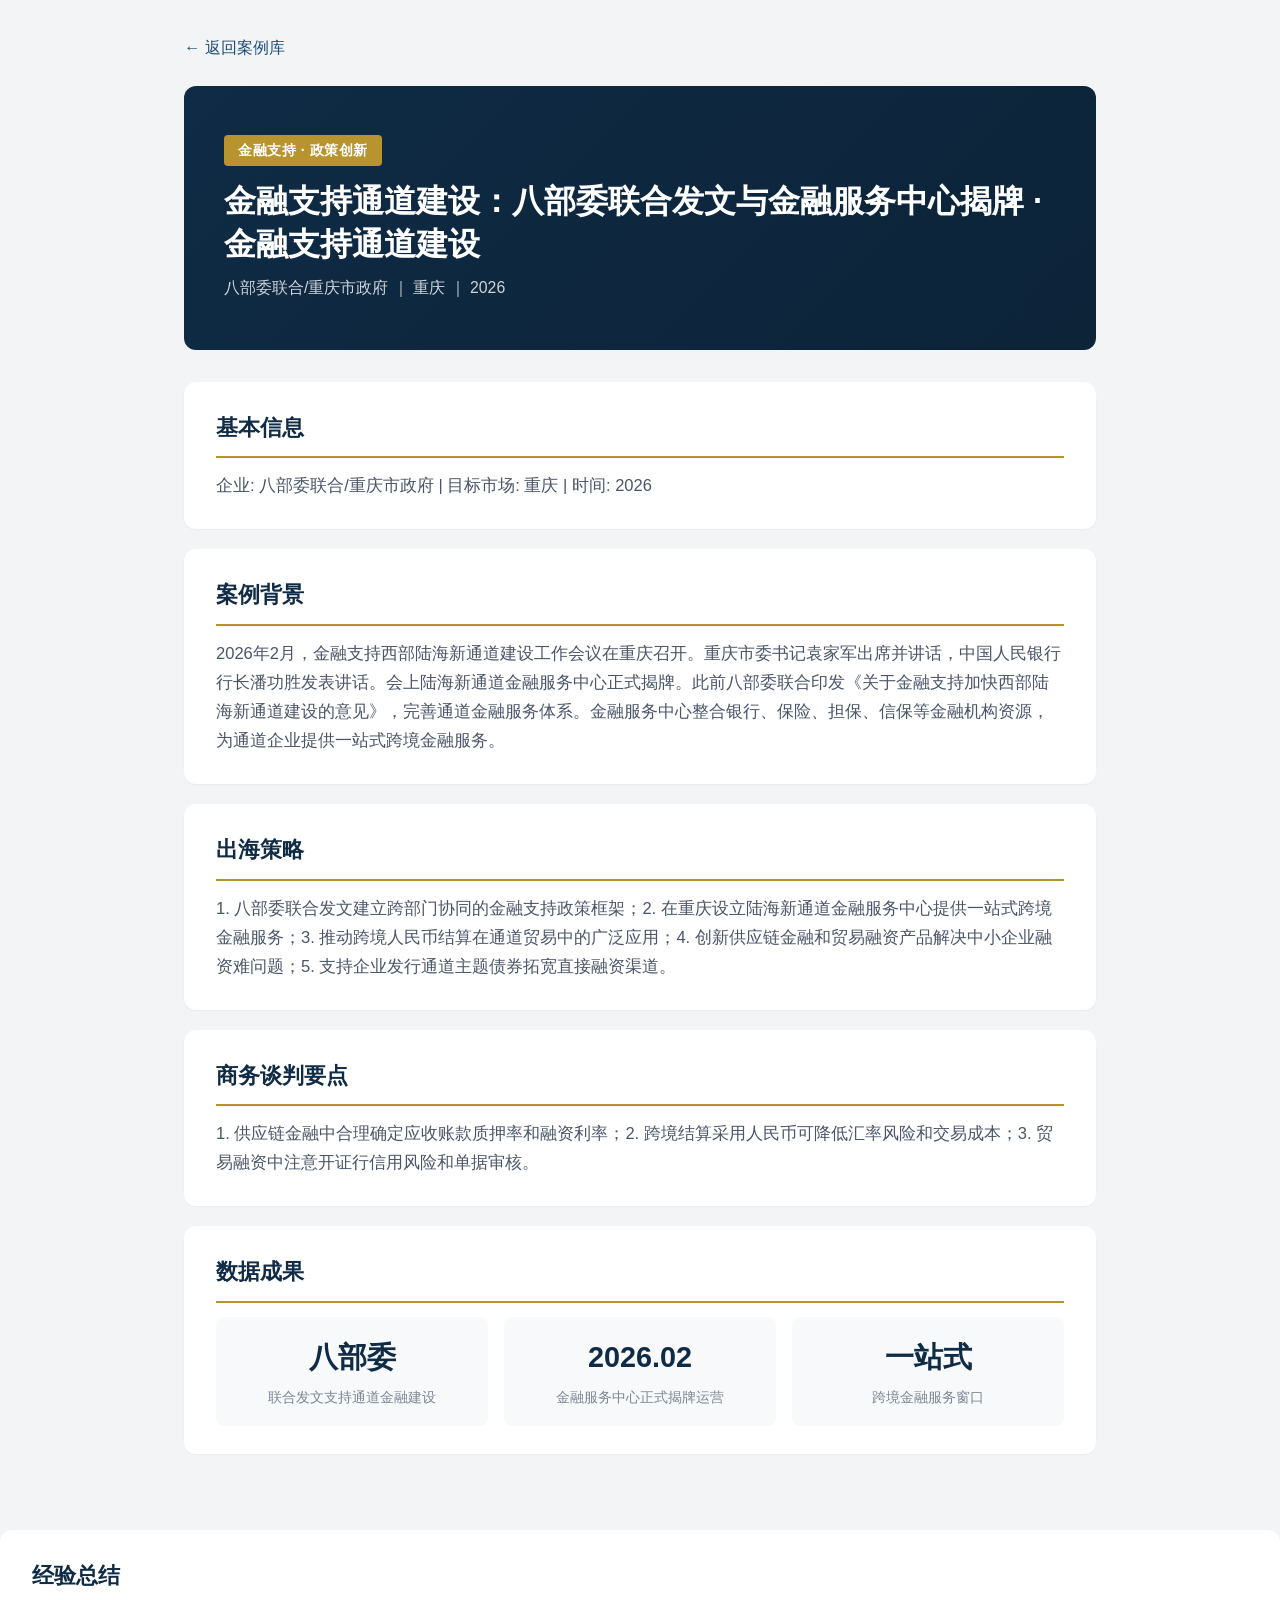
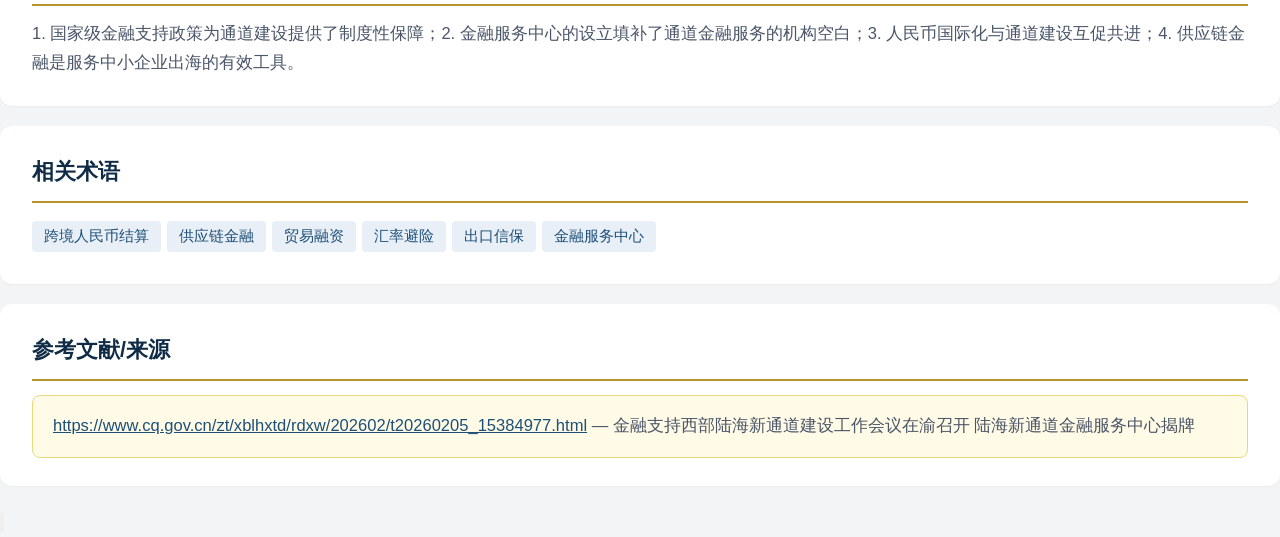
<file: cases/case-07-finance-support.html>
<!DOCTYPE html><html lang="zh-CN"><head><meta charset="UTF-8"><meta name="viewport" content="width=device-width,initial-scale=1.0"><title>金融支持通道建设：八部委联合发文与金融服务中心揭牌 · 金融支持通道建设 — 西部陆海新通道商务案例库</title><link rel="stylesheet" href="case-style.css"></head><body><div class="case-wrapper"><a href="../index.html" class="back-link" onclick="localStorage.setItem('nltc_goto','business');return true">← 返回案例库</a><div class="case-header"><div class="case-tag">金融支持 · 政策创新</div><h1>金融支持通道建设：八部委联合发文与金融服务中心揭牌 · 金融支持通道建设</h1><div class="case-meta">八部委联合/重庆市政府 ｜ 重庆 ｜ 2026</div></div><div class="section"><h2>基本信息</h2><p>企业: 八部委联合/重庆市政府 | 目标市场: 重庆 | 时间: 2026</p></div><div class="section"><h2>案例背景</h2><p>2026年2月，金融支持西部陆海新通道建设工作会议在重庆召开。重庆市委书记袁家军出席并讲话，中国人民银行行长潘功胜发表讲话。会上陆海新通道金融服务中心正式揭牌。此前八部委联合印发《关于金融支持加快西部陆海新通道建设的意见》，完善通道金融服务体系。金融服务中心整合银行、保险、担保、信保等金融机构资源，为通道企业提供一站式跨境金融服务。</p></div><div class="section"><h2>出海策略</h2><p>1. 八部委联合发文建立跨部门协同的金融支持政策框架；2. 在重庆设立陆海新通道金融服务中心提供一站式跨境金融服务；3. 推动跨境人民币结算在通道贸易中的广泛应用；4. 创新供应链金融和贸易融资产品解决中小企业融资难问题；5. 支持企业发行通道主题债券拓宽直接融资渠道。</p></div><div class="section"><h2>商务谈判要点</h2><p>1. 供应链金融中合理确定应收账款质押率和融资利率；2. 跨境结算采用人民币可降低汇率风险和交易成本；3. 贸易融资中注意开证行信用风险和单据审核。</p></div><div class="section"><h2>数据成果</h2><div class="data-grid"><div class="data-item"><div class="num">八部委</div><div class="label">联合发文支持通道金融建设</div></div>
<div class="data-item"><div class="num">2026.02</div><div class="label">金融服务中心正式揭牌运营</div></div>
<div class="data-item"><div class="num">一站式</div><div class="label">跨境金融服务窗口</div></div></div>
</div></div><div class="section"><h2>经验总结</h2><p>1. 国家级金融支持政策为通道建设提供了制度性保障；2. 金融服务中心的设立填补了通道金融服务的机构空白；3. 人民币国际化与通道建设互促共进；4. 供应链金融是服务中小企业出海的有效工具。</p></div><div class="section"><h2>相关术语</h2><div><a href="#" class="term-link">跨境人民币结算</a><a href="#" class="term-link">供应链金融</a><a href="#" class="term-link">贸易融资</a><a href="#" class="term-link">汇率避险</a><a href="#" class="term-link">出口信保</a><a href="#" class="term-link">金融服务中心</a></div></div><div class="section"><h2>参考文献/来源</h2><div class="source-box"><p><a href="https://www.cq.gov.cn/zt/xblhxtd/rdxw/202602/t20260205_15384977.html" target="_blank">https://www.cq.gov.cn/zt/xblhxtd/rdxw/202602/t20260205_15384977.html</a> — 金融支持西部陆海新通道建设工作会议在渝召开 陆海新通道金融服务中心揭牌</p></div></div></div>
<div class="scroll-progress" id="scrollProgress"></div>
<script>
(function() {
  var bar = document.getElementById('scrollProgress');
  function update() {
    var scrollTop = window.pageYOffset || document.documentElement.scrollTop;
    var docHeight = document.documentElement.scrollHeight - document.documentElement.clientHeight;
    bar.style.width = (docHeight > 0 ? (scrollTop / docHeight) * 100 : 0) + '%';
  }
  window.addEventListener('scroll', update, { passive: true });

  var btn = document.createElement('button');
  btn.className = 'back-to-top';
  btn.setAttribute('aria-label', '\u8fd4\u56de\u9876\u90e8');
  btn.innerHTML = '<svg viewBox="0 0 24 24"><polyline points="18 15 12 9 6 15"/></svg>';
  document.body.appendChild(btn);
  btn.addEventListener('click', function() { window.scrollTo({ top: 0, behavior: 'smooth' }); });
  function toggleBtn() {
    btn.classList.toggle('visible', window.pageYOffset > 400);
  }
  window.addEventListener('scroll', toggleBtn, { passive: true });

  var observer = new IntersectionObserver(function(entries) {
    entries.forEach(function(entry) {
      if (entry.isIntersecting) {
        entry.target.classList.add('visible');
        observer.unobserve(entry.target);
      }
    });
  }, { threshold: 0.1, rootMargin: '0px 0px -40px 0px' });
  document.querySelectorAll('.section').forEach(function(el) { observer.observe(el); });

})();
</script>

</body></html>
</file>
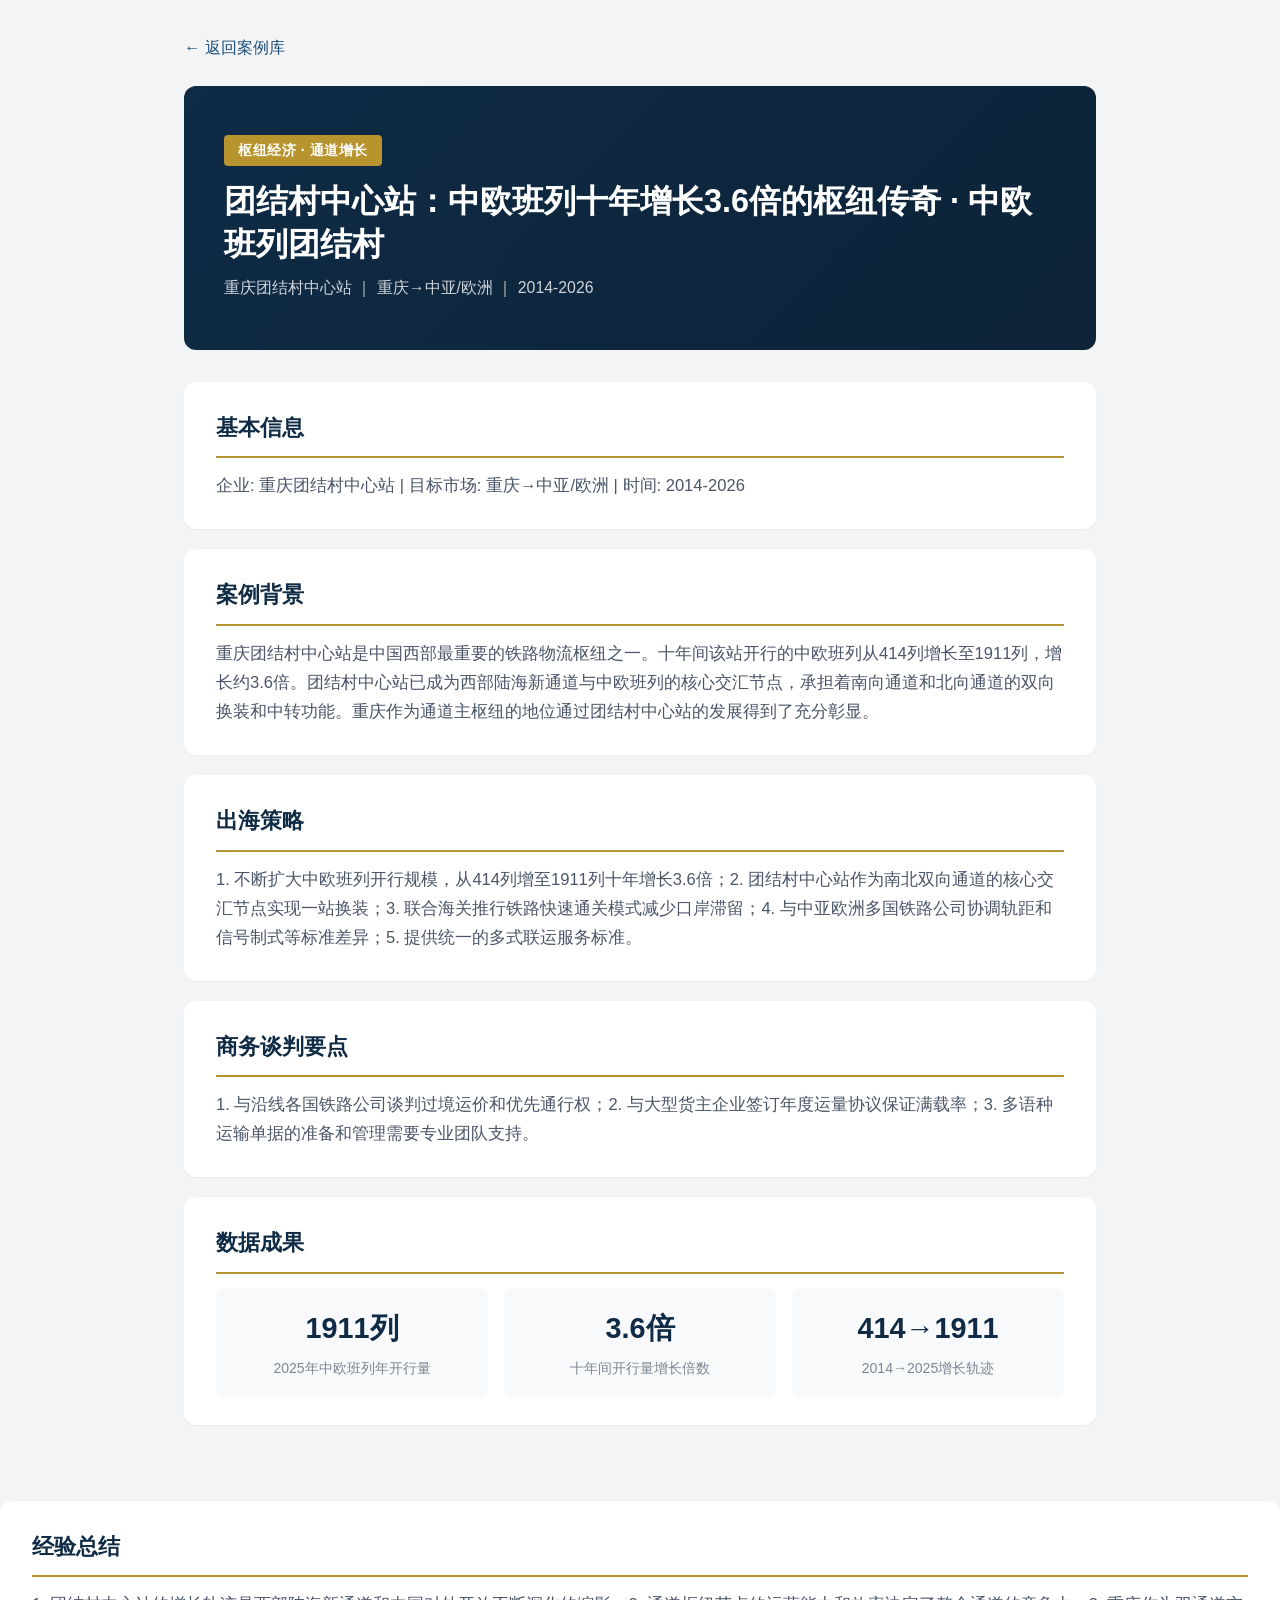
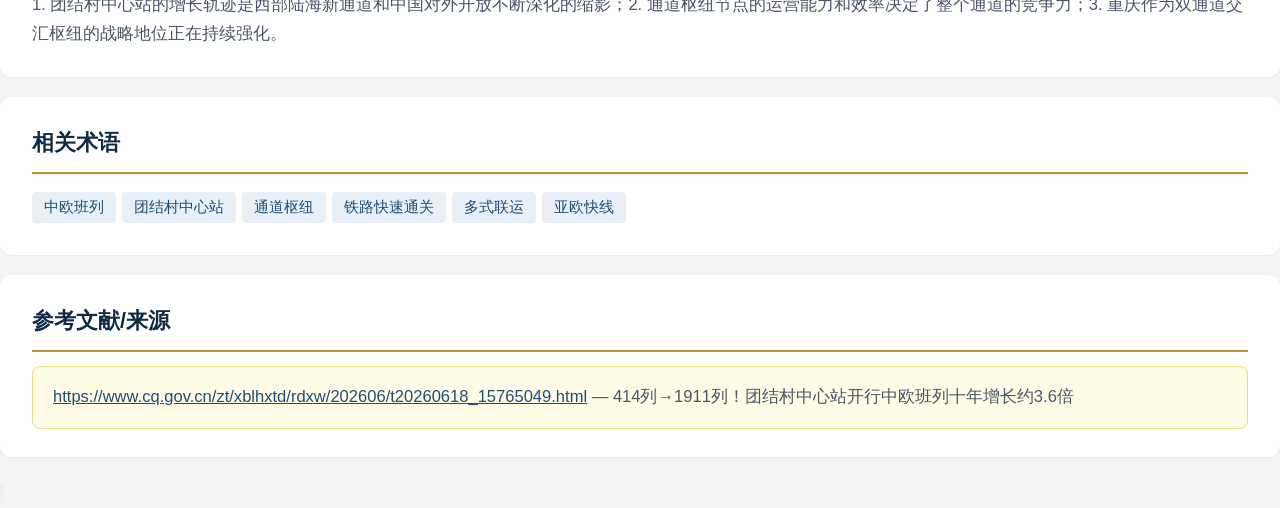
<file: cases/case-08-china-europe-rail.html>
<!DOCTYPE html><html lang="zh-CN"><head><meta charset="UTF-8"><meta name="viewport" content="width=device-width,initial-scale=1.0"><title>团结村中心站：中欧班列十年增长3.6倍的枢纽传奇 · 中欧班列团结村 — 西部陆海新通道商务案例库</title><link rel="stylesheet" href="case-style.css"></head><body><div class="case-wrapper"><a href="../index.html" class="back-link" onclick="localStorage.setItem('nltc_goto','business');return true">← 返回案例库</a><div class="case-header"><div class="case-tag">枢纽经济 · 通道增长</div><h1>团结村中心站：中欧班列十年增长3.6倍的枢纽传奇 · 中欧班列团结村</h1><div class="case-meta">重庆团结村中心站 ｜ 重庆→中亚/欧洲 ｜ 2014-2026</div></div><div class="section"><h2>基本信息</h2><p>企业: 重庆团结村中心站 | 目标市场: 重庆→中亚/欧洲 | 时间: 2014-2026</p></div><div class="section"><h2>案例背景</h2><p>重庆团结村中心站是中国西部最重要的铁路物流枢纽之一。十年间该站开行的中欧班列从414列增长至1911列，增长约3.6倍。团结村中心站已成为西部陆海新通道与中欧班列的核心交汇节点，承担着南向通道和北向通道的双向换装和中转功能。重庆作为通道主枢纽的地位通过团结村中心站的发展得到了充分彰显。</p></div><div class="section"><h2>出海策略</h2><p>1. 不断扩大中欧班列开行规模，从414列增至1911列十年增长3.6倍；2. 团结村中心站作为南北双向通道的核心交汇节点实现一站换装；3. 联合海关推行铁路快速通关模式减少口岸滞留；4. 与中亚欧洲多国铁路公司协调轨距和信号制式等标准差异；5. 提供统一的多式联运服务标准。</p></div><div class="section"><h2>商务谈判要点</h2><p>1. 与沿线各国铁路公司谈判过境运价和优先通行权；2. 与大型货主企业签订年度运量协议保证满载率；3. 多语种运输单据的准备和管理需要专业团队支持。</p></div><div class="section"><h2>数据成果</h2><div class="data-grid"><div class="data-item"><div class="num">1911列</div><div class="label">2025年中欧班列年开行量</div></div>
<div class="data-item"><div class="num">3.6倍</div><div class="label">十年间开行量增长倍数</div></div>
<div class="data-item"><div class="num">414→1911</div><div class="label">2014→2025增长轨迹</div></div></div>
</div></div><div class="section"><h2>经验总结</h2><p>1. 团结村中心站的增长轨迹是西部陆海新通道和中国对外开放不断深化的缩影；2. 通道枢纽节点的运营能力和效率决定了整个通道的竞争力；3. 重庆作为双通道交汇枢纽的战略地位正在持续强化。</p></div><div class="section"><h2>相关术语</h2><div><a href="#" class="term-link">中欧班列</a><a href="#" class="term-link">团结村中心站</a><a href="#" class="term-link">通道枢纽</a><a href="#" class="term-link">铁路快速通关</a><a href="#" class="term-link">多式联运</a><a href="#" class="term-link">亚欧快线</a></div></div><div class="section"><h2>参考文献/来源</h2><div class="source-box"><p><a href="https://www.cq.gov.cn/zt/xblhxtd/rdxw/202606/t20260618_15765049.html" target="_blank">https://www.cq.gov.cn/zt/xblhxtd/rdxw/202606/t20260618_15765049.html</a> — 414列→1911列！团结村中心站开行中欧班列十年增长约3.6倍</p></div></div></div>
<div class="scroll-progress" id="scrollProgress"></div>
<script>
(function() {
  var bar = document.getElementById('scrollProgress');
  function update() {
    var scrollTop = window.pageYOffset || document.documentElement.scrollTop;
    var docHeight = document.documentElement.scrollHeight - document.documentElement.clientHeight;
    bar.style.width = (docHeight > 0 ? (scrollTop / docHeight) * 100 : 0) + '%';
  }
  window.addEventListener('scroll', update, { passive: true });

  var btn = document.createElement('button');
  btn.className = 'back-to-top';
  btn.setAttribute('aria-label', '\u8fd4\u56de\u9876\u90e8');
  btn.innerHTML = '<svg viewBox="0 0 24 24"><polyline points="18 15 12 9 6 15"/></svg>';
  document.body.appendChild(btn);
  btn.addEventListener('click', function() { window.scrollTo({ top: 0, behavior: 'smooth' }); });
  function toggleBtn() {
    btn.classList.toggle('visible', window.pageYOffset > 400);
  }
  window.addEventListener('scroll', toggleBtn, { passive: true });

  var observer = new IntersectionObserver(function(entries) {
    entries.forEach(function(entry) {
      if (entry.isIntersecting) {
        entry.target.classList.add('visible');
        observer.unobserve(entry.target);
      }
    });
  }, { threshold: 0.1, rootMargin: '0px 0px -40px 0px' });
  document.querySelectorAll('.section').forEach(function(el) { observer.observe(el); });

})();
</script>

</body></html>
</file>
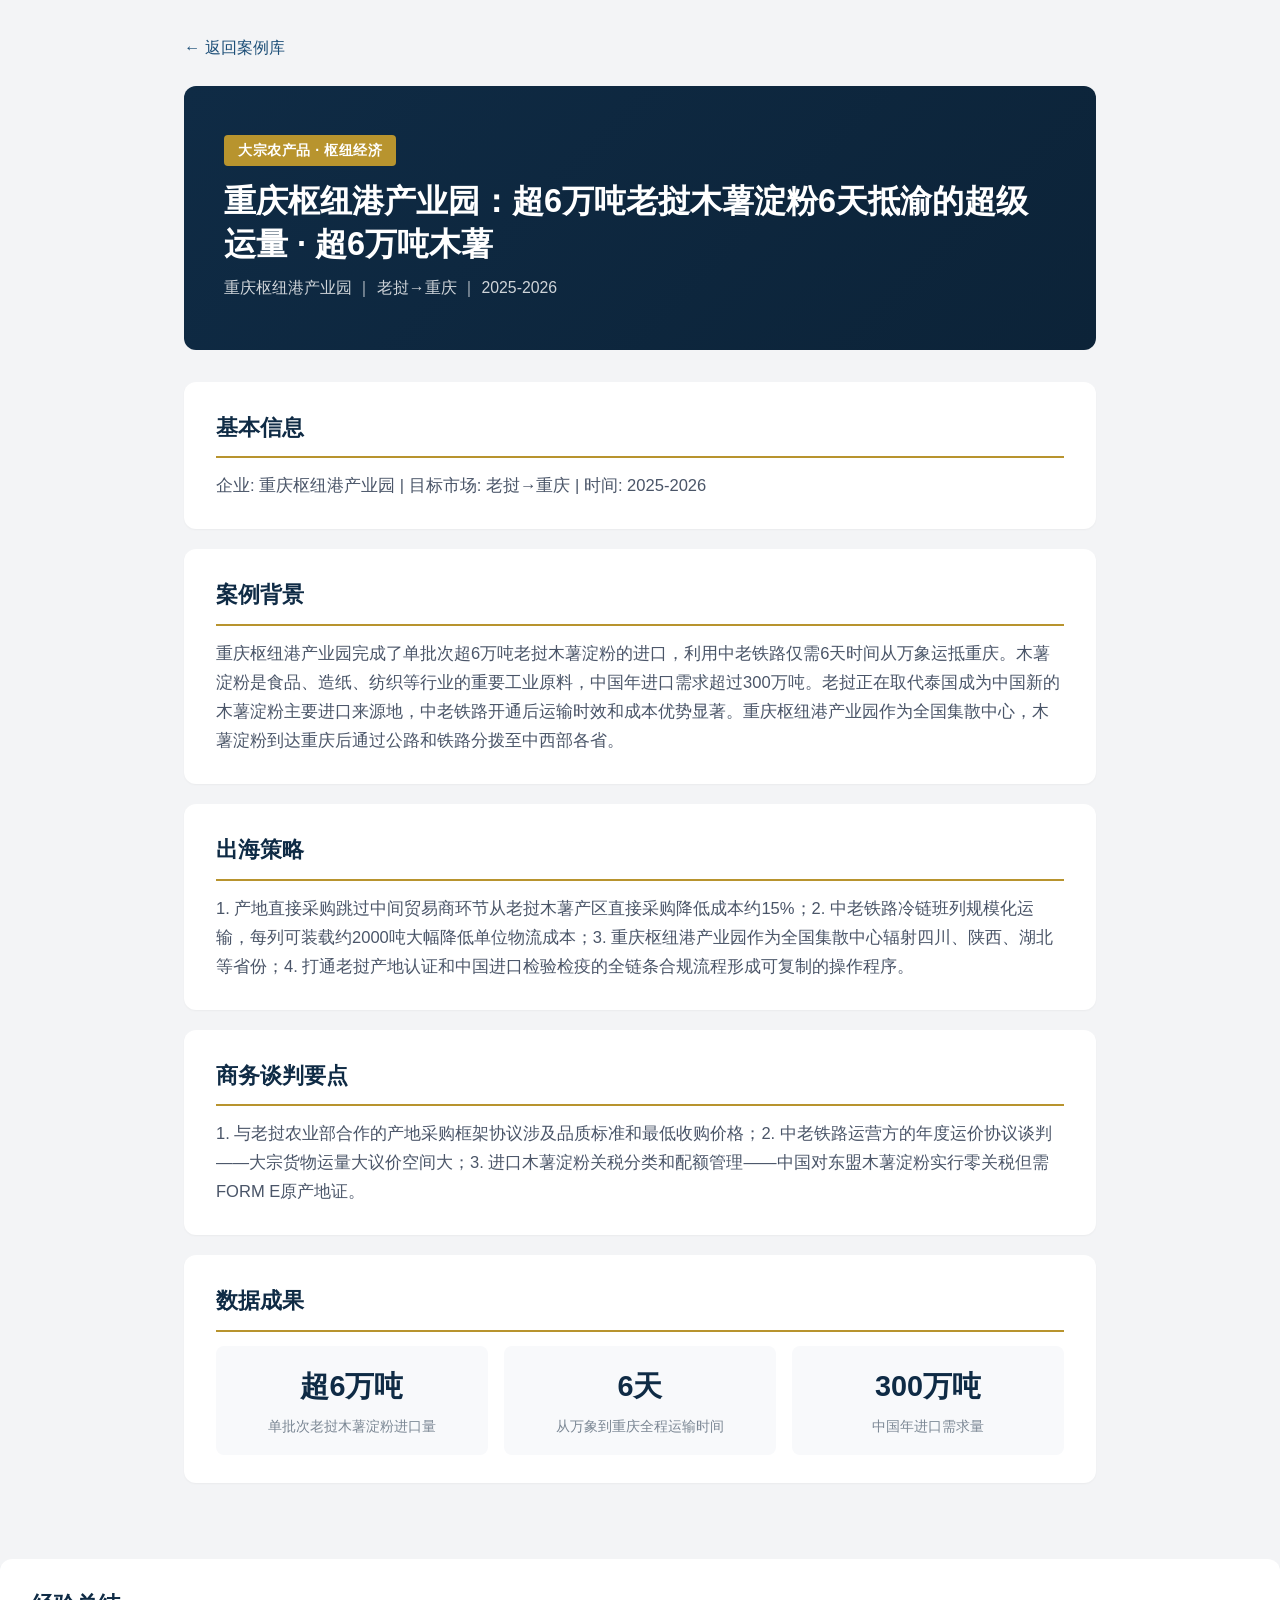
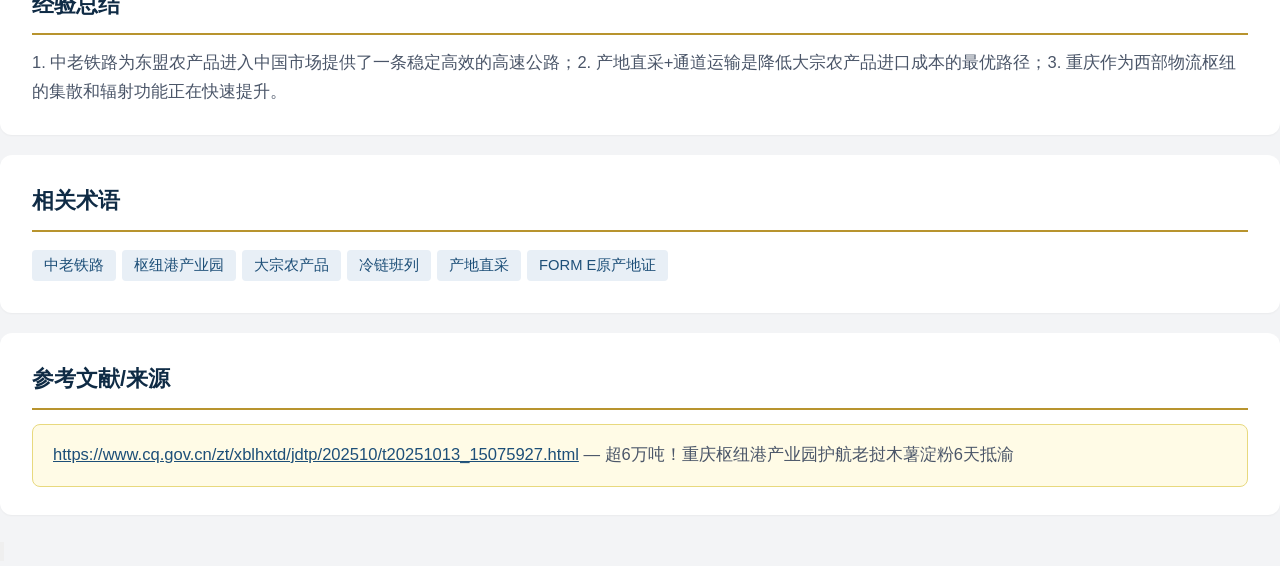
<file: cases/case-09-cassava-import.html>
<!DOCTYPE html><html lang="zh-CN"><head><meta charset="UTF-8"><meta name="viewport" content="width=device-width,initial-scale=1.0"><title>重庆枢纽港产业园：超6万吨老挝木薯淀粉6天抵渝的超级运量 · 超6万吨木薯 — 西部陆海新通道商务案例库</title><link rel="stylesheet" href="case-style.css"></head><body><div class="case-wrapper"><a href="../index.html" class="back-link" onclick="localStorage.setItem('nltc_goto','business');return true">← 返回案例库</a><div class="case-header"><div class="case-tag">大宗农产品 · 枢纽经济</div><h1>重庆枢纽港产业园：超6万吨老挝木薯淀粉6天抵渝的超级运量 · 超6万吨木薯</h1><div class="case-meta">重庆枢纽港产业园 ｜ 老挝→重庆 ｜ 2025-2026</div></div><div class="section"><h2>基本信息</h2><p>企业: 重庆枢纽港产业园 | 目标市场: 老挝→重庆 | 时间: 2025-2026</p></div><div class="section"><h2>案例背景</h2><p>重庆枢纽港产业园完成了单批次超6万吨老挝木薯淀粉的进口，利用中老铁路仅需6天时间从万象运抵重庆。木薯淀粉是食品、造纸、纺织等行业的重要工业原料，中国年进口需求超过300万吨。老挝正在取代泰国成为中国新的木薯淀粉主要进口来源地，中老铁路开通后运输时效和成本优势显著。重庆枢纽港产业园作为全国集散中心，木薯淀粉到达重庆后通过公路和铁路分拨至中西部各省。</p></div><div class="section"><h2>出海策略</h2><p>1. 产地直接采购跳过中间贸易商环节从老挝木薯产区直接采购降低成本约15%；2. 中老铁路冷链班列规模化运输，每列可装载约2000吨大幅降低单位物流成本；3. 重庆枢纽港产业园作为全国集散中心辐射四川、陕西、湖北等省份；4. 打通老挝产地认证和中国进口检验检疫的全链条合规流程形成可复制的操作程序。</p></div><div class="section"><h2>商务谈判要点</h2><p>1. 与老挝农业部合作的产地采购框架协议涉及品质标准和最低收购价格；2. 中老铁路运营方的年度运价协议谈判——大宗货物运量大议价空间大；3. 进口木薯淀粉关税分类和配额管理——中国对东盟木薯淀粉实行零关税但需FORM E原产地证。</p></div><div class="section"><h2>数据成果</h2><div class="data-grid"><div class="data-item"><div class="num">超6万吨</div><div class="label">单批次老挝木薯淀粉进口量</div></div>
<div class="data-item"><div class="num">6天</div><div class="label">从万象到重庆全程运输时间</div></div>
<div class="data-item"><div class="num">300万吨</div><div class="label">中国年进口需求量</div></div></div>
</div></div><div class="section"><h2>经验总结</h2><p>1. 中老铁路为东盟农产品进入中国市场提供了一条稳定高效的高速公路；2. 产地直采+通道运输是降低大宗农产品进口成本的最优路径；3. 重庆作为西部物流枢纽的集散和辐射功能正在快速提升。</p></div><div class="section"><h2>相关术语</h2><div><a href="#" class="term-link">中老铁路</a><a href="#" class="term-link">枢纽港产业园</a><a href="#" class="term-link">大宗农产品</a><a href="#" class="term-link">冷链班列</a><a href="#" class="term-link">产地直采</a><a href="#" class="term-link">FORM E原产地证</a></div></div><div class="section"><h2>参考文献/来源</h2><div class="source-box"><p><a href="https://www.cq.gov.cn/zt/xblhxtd/jdtp/202510/t20251013_15075927.html" target="_blank">https://www.cq.gov.cn/zt/xblhxtd/jdtp/202510/t20251013_15075927.html</a> — 超6万吨！重庆枢纽港产业园护航老挝木薯淀粉6天抵渝</p></div></div></div>
<div class="scroll-progress" id="scrollProgress"></div>
<script>
(function() {
  var bar = document.getElementById('scrollProgress');
  function update() {
    var scrollTop = window.pageYOffset || document.documentElement.scrollTop;
    var docHeight = document.documentElement.scrollHeight - document.documentElement.clientHeight;
    bar.style.width = (docHeight > 0 ? (scrollTop / docHeight) * 100 : 0) + '%';
  }
  window.addEventListener('scroll', update, { passive: true });

  var btn = document.createElement('button');
  btn.className = 'back-to-top';
  btn.setAttribute('aria-label', '\u8fd4\u56de\u9876\u90e8');
  btn.innerHTML = '<svg viewBox="0 0 24 24"><polyline points="18 15 12 9 6 15"/></svg>';
  document.body.appendChild(btn);
  btn.addEventListener('click', function() { window.scrollTo({ top: 0, behavior: 'smooth' }); });
  function toggleBtn() {
    btn.classList.toggle('visible', window.pageYOffset > 400);
  }
  window.addEventListener('scroll', toggleBtn, { passive: true });

  var observer = new IntersectionObserver(function(entries) {
    entries.forEach(function(entry) {
      if (entry.isIntersecting) {
        entry.target.classList.add('visible');
        observer.unobserve(entry.target);
      }
    });
  }, { threshold: 0.1, rootMargin: '0px 0px -40px 0px' });
  document.querySelectorAll('.section').forEach(function(el) { observer.observe(el); });

})();
</script>

</body></html>
</file>
<file: login.css>
/* === Reset === */
*, *::before, *::after { box-sizing: border-box; margin: 0; padding: 0; }

:root {
  --primary: #0f2b45;
  --primary-light: #1d4f78;
  --accent: #b8942e;
  --bg: #f3f4f6;
  --text: #1e1e1e;
  --text-secondary: #4a5568;
  --text-muted: #7b8794;
  --border: #dde1e7;
  --radius: 8px;
  --radius-lg: 12px;
  --transition: 0.25s cubic-bezier(0.4, 0, 0.2, 1);
}

html { font-size: 16px; }
body {
  font-family: -apple-system, BlinkMacSystemFont, "Segoe UI", "PingFang SC", "Hiragino Sans GB", "Microsoft YaHei", sans-serif;
  background: var(--bg);
  color: var(--text);
  min-height: 100vh;
  display: flex;
  align-items: center;
  justify-content: center;
  -webkit-font-smoothing: antialiased;
  background-image: radial-gradient(ellipse at 20% 50%, rgba(15,43,69,0.03) 0%, transparent 70%), radial-gradient(ellipse at 80% 50%, rgba(184,148,46,0.03) 0%, transparent 70%);
}

/* === Wrapper === */
.login-wrapper {
  width: 100%;
  max-width: 960px;
  padding: 24px;
}

/* === Login Panel === */
.login-panel {
  display: flex;
  background: #fff;
  border-radius: var(--radius-lg);
  box-shadow: 0 8px 40px rgba(0,0,0,0.08), 0 2px 8px rgba(0,0,0,0.04);
  overflow: hidden;
  min-height: 460px;
  animation: panelEntrance 0.6s cubic-bezier(0.4, 0, 0.2, 1) both;
}

@keyframes panelEntrance {
  from { opacity: 0; transform: translateY(20px) scale(0.98); }
  to { opacity: 1; transform: translateY(0) scale(1); }
}

/* === Left Side === */
.login-left {
  flex: 0 0 44%;
  background: linear-gradient(160deg, var(--primary) 0%, #0c2338 100%);
  color: #fff;
  display: flex;
  flex-direction: column;
  justify-content: center;
  padding: 48px 40px;
  position: relative;
  overflow: hidden;
}

.login-left::before {
  content: '';
  position: absolute;
  top: -40%;
  right: -30%;
  width: 300px;
  height: 300px;
  border-radius: 50%;
  background: rgba(255,255,255,0.03);
  animation: floatOrb 8s ease-in-out infinite alternate;
}

.login-left::after {
  content: '';
  position: absolute;
  bottom: -20%;
  left: -20%;
  width: 240px;
  height: 240px;
  border-radius: 50%;
  background: rgba(255,255,255,0.02);
  animation: floatOrb 10s ease-in-out infinite alternate-reverse;
}

@keyframes floatOrb {
  from { transform: translate(0, 0) scale(1); }
  to { transform: translate(30px, -20px) scale(1.1); }
}

.login-brand {
  position: relative;
  z-index: 1;
  animation: slideInLeft 0.6s 0.3s cubic-bezier(0.4, 0, 0.2, 1) both;
}

.login-logo {
  height: 64px;
  width: auto;
  object-fit: contain;
  margin-bottom: 20px;
  transition: transform 0.4s ease;
}

.login-logo:hover {
  transform: scale(1.05);
}

.login-title-group h1 {
  font-size: 1.5rem;
  font-weight: 700;
  letter-spacing: 0.04em;
  margin-bottom: 4px;
}

.login-title-group span {
  font-size: 0.9rem;
  color: rgba(255,255,255,0.7);
  letter-spacing: 0.06em;
}

.login-slogan {
  position: relative;
  z-index: 1;
  margin-top: 28px;
  font-size: 0.82rem;
  color: rgba(255,255,255,0.55);
  line-height: 1.6;
  animation: slideInLeft 0.6s 0.5s cubic-bezier(0.4, 0, 0.2, 1) both;
}

@keyframes slideInLeft {
  from { opacity: 0; transform: translateX(-20px); }
  to { opacity: 1; transform: translateX(0); }
}

/* === Right Side === */
.login-right {
  flex: 1;
  padding: 48px 44px;
  display: flex;
  flex-direction: column;
  justify-content: center;
  animation: slideInRight 0.6s 0.4s cubic-bezier(0.4, 0, 0.2, 1) both;
}

@keyframes slideInRight {
  from { opacity: 0; transform: translateX(20px); }
  to { opacity: 1; transform: translateX(0); }
}

.login-right h2 {
  font-size: 1.35rem;
  font-weight: 700;
  color: var(--primary);
  margin-bottom: 28px;
  letter-spacing: 0.02em;
}

/* === Form === */
.login-form {
  display: flex;
  flex-direction: column;
  gap: 20px;
}

.form-field label {
  display: block;
  font-size: 0.82rem;
  font-weight: 600;
  color: var(--text-secondary);
  margin-bottom: 6px;
}

.input-wrap {
  position: relative;
  display: flex;
  align-items: center;
}

.input-icon {
  position: absolute;
  left: 14px;
  width: 18px;
  height: 18px;
  color: var(--text-muted);
  pointer-events: none;
  transition: color 0.25s ease;
}

.input-wrap:focus-within .input-icon {
  color: var(--primary-light);
}

.input-wrap input {
  width: 100%;
  padding: 12px 14px 12px 42px;
  border: 1px solid var(--border);
  border-radius: var(--radius);
  font-size: 0.9rem;
  color: var(--text);
  background: #fafbfc;
  outline: none;
  transition: var(--transition);
}

.input-wrap input:focus {
  border-color: var(--primary-light);
  background: #fff;
  box-shadow: 0 0 0 3px rgba(29,79,120,0.08);
}

.input-wrap input::placeholder {
  color: var(--text-muted);
}

.input-wrap input:focus::placeholder {
  opacity: 0.5;
}

.toggle-pw {
  position: absolute;
  right: 10px;
  background: none;
  border: none;
  cursor: pointer;
  padding: 4px;
  color: var(--text-muted);
  display: flex;
  align-items: center;
  transition: color 0.2s ease;
}

.toggle-pw svg {
  width: 18px;
  height: 18px;
}

.toggle-pw:hover {
  color: var(--primary-light);
}

/* === Form Options === */
.form-options {
  display: flex;
  justify-content: space-between;
  align-items: center;
  font-size: 0.82rem;
}

.checkbox-label {
  display: flex;
  align-items: center;
  gap: 8px;
  cursor: pointer;
  color: var(--text-secondary);
  user-select: none;
  transition: color 0.2s ease;
}

.checkbox-label:hover {
  color: var(--primary);
}

.checkbox-label input {
  display: none;
}

.checkmark {
  width: 16px;
  height: 16px;
  border: 1.5px solid var(--border);
  border-radius: 3px;
  display: inline-flex;
  align-items: center;
  justify-content: center;
  transition: var(--transition);
  flex-shrink: 0;
}

.checkbox-label:hover .checkmark {
  border-color: var(--primary-light);
}

.checkbox-label input:checked + .checkmark {
  background: var(--primary);
  border-color: var(--primary);
}

.checkbox-label input:checked + .checkmark::after {
  content: '';
  width: 6px;
  height: 9px;
  border: solid #fff;
  border-width: 0 2px 2px 0;
  transform: rotate(45deg) translateY(-1px);
}

.forgot-link {
  color: var(--text-muted);
  text-decoration: none;
  font-size: 0.82rem;
  transition: var(--transition);
  position: relative;
}

.forgot-link::after {
  content: '';
  position: absolute;
  bottom: -1px;
  left: 0;
  width: 0;
  height: 1px;
  background: var(--primary-light);
  transition: width 0.25s ease;
}

.forgot-link:hover {
  color: var(--primary-light);
}

.forgot-link:hover::after {
  width: 100%;
}

/* === Login Button === */
.login-btn {
  width: 100%;
  padding: 13px;
  background: var(--primary);
  color: #fff;
  border: none;
  border-radius: var(--radius);
  font-size: 0.95rem;
  font-weight: 600;
  letter-spacing: 0.1em;
  cursor: pointer;
  transition: var(--transition);
  position: relative;
  overflow: hidden;
}

.login-btn::before {
  content: '';
  position: absolute;
  top: 0;
  left: -100%;
  width: 100%;
  height: 100%;
  background: linear-gradient(90deg, transparent, rgba(255,255,255,0.1), transparent);
  transition: left 0.5s ease;
}

.login-btn:hover::before {
  left: 100%;
}

.login-btn:hover {
  background: var(--primary-light);
  box-shadow: 0 4px 16px rgba(15,43,69,0.25);
  transform: translateY(-2px);
}

.login-btn:active {
  transform: translateY(0);
}

.login-btn:disabled {
  opacity: 0.7;
  cursor: wait;
  transform: none;
}

.login-hint {
  text-align: center;
  font-size: 0.76rem;
  color: var(--text-muted);
  margin-top: 8px;
}

/* === Footer === */
.login-footer {
  text-align: center;
  padding-top: 24px;
  font-size: 0.76rem;
  color: var(--text-muted);
  line-height: 1.8;
  animation: fadeInUp 0.6s 0.7s cubic-bezier(0.4, 0, 0.2, 1) both;
}

@keyframes fadeInUp {
  from { opacity: 0; transform: translateY(10px); }
  to { opacity: 1; transform: translateY(0); }
}

/* === Responsive === */
@media (max-width: 768px) {
  .login-panel {
    flex-direction: column;
    min-height: auto;
  }

  .login-left {
    flex: none;
    padding: 32px 28px;
    text-align: center;
  }

  .login-left::before,
  .login-left::after {
    display: none;
  }

  .login-logo {
    height: 50px;
    margin-bottom: 14px;
  }

  .login-title-group h1 {
    font-size: 1.25rem;
  }

  .login-slogan {
    margin-top: 16px;
    font-size: 0.78rem;
  }

  .login-right {
    padding: 32px 28px;
  }

  .login-wrapper {
    padding: 16px;
  }
}
</file>
<file: cases/case-style.css>
*,*::before,*::after{box-sizing:border-box;margin:0;padding:0}
:root{--primary:#0f2b45;--primary-light:#1d4f78;--accent:#b8942e;--bg:#f3f4f6;--bg-white:#fff;--text:#1e1e1e;--text-secondary:#4a5568;--text-muted:#7b8794;--border:#dde1e7;--radius:8px;--radius-lg:12px;--transition:0.25s cubic-bezier(0.4,0,0.2,1)}
html{font-size:18px;scroll-behavior:smooth}
body{font-family:-apple-system,BlinkMacSystemFont,"Segoe UI","PingFang SC","Microsoft YaHei",sans-serif;background:var(--bg);color:var(--text);line-height:1.7;-webkit-font-smoothing:antialiased}
.case-wrapper{max-width:960px;margin:0 auto;padding:32px 24px 56px}
.case-header{background:linear-gradient(135deg,var(--primary),#0c2338);color:#fff;padding:48px 40px;border-radius:var(--radius-lg);margin-bottom:32px}
.case-header .case-tag{display:inline-block;background:var(--accent);color:#fff;padding:4px 14px;border-radius:4px;font-size:.78rem;font-weight:600;margin-bottom:14px;letter-spacing:.04em}
.case-header h1{font-size:1.8rem;font-weight:800;margin-bottom:10px;line-height:1.3}
.case-header .case-meta{font-size:.88rem;opacity:.8}
.section{background:var(--bg-white);border-radius:var(--radius-lg);padding:28px 32px;margin-bottom:20px;box-shadow:0 1px 2px rgba(0,0,0,.04);display:block;width:100%;max-width:100%;box-sizing:border-box}
.section h2{font-size:1.2rem;color:var(--primary);margin-bottom:14px;padding-bottom:10px;border-bottom:2px solid var(--accent);font-weight:700}
.section p,.section li{font-size:.92rem;color:var(--text-secondary);line-height:1.75;max-width:100%;overflow-wrap:break-word;word-break:break-word}
.section ul{padding-left:20px;margin-top:8px}
.section li{margin-bottom:6px}
.data-grid{display:grid;grid-template-columns:repeat(3,1fr);gap:16px;margin-top:12px;width:100%}
.data-item{text-align:center;padding:16px;background:#f8f9fb;border-radius:var(--radius)}
.data-item .num{font-size:1.6rem;font-weight:800;color:var(--primary)}
.data-item .label{font-size:.78rem;color:var(--text-muted);margin-top:4px}
.term-link{display:inline-block;background:#e8eff6;color:var(--primary-light);padding:3px 12px;border-radius:4px;font-size:.82rem;margin:4px 6px 4px 0;text-decoration:none;max-width:100%}
.source-box{background:#fffbe6;border:1px solid #e8d97e;border-radius:var(--radius);padding:16px 20px;margin-top:8px;font-size:.85rem;overflow-x:auto;overflow-wrap:break-word;word-break:break-all;max-width:100%;box-sizing:border-box}
.source-box a{color:var(--primary-light);word-break:break-all}
.back-link{display:inline-flex;align-items:center;gap:6px;color:var(--primary-light);text-decoration:none;font-size:.9rem;margin-bottom:24px;font-weight:500}
.back-link:hover{text-decoration:underline}
@media(max-width:768px){.case-header{padding:32px 24px}.case-header h1{font-size:1.4rem}.section{padding:20px 16px}.data-grid{grid-template-columns:repeat(2,1fr)}}
</file>
